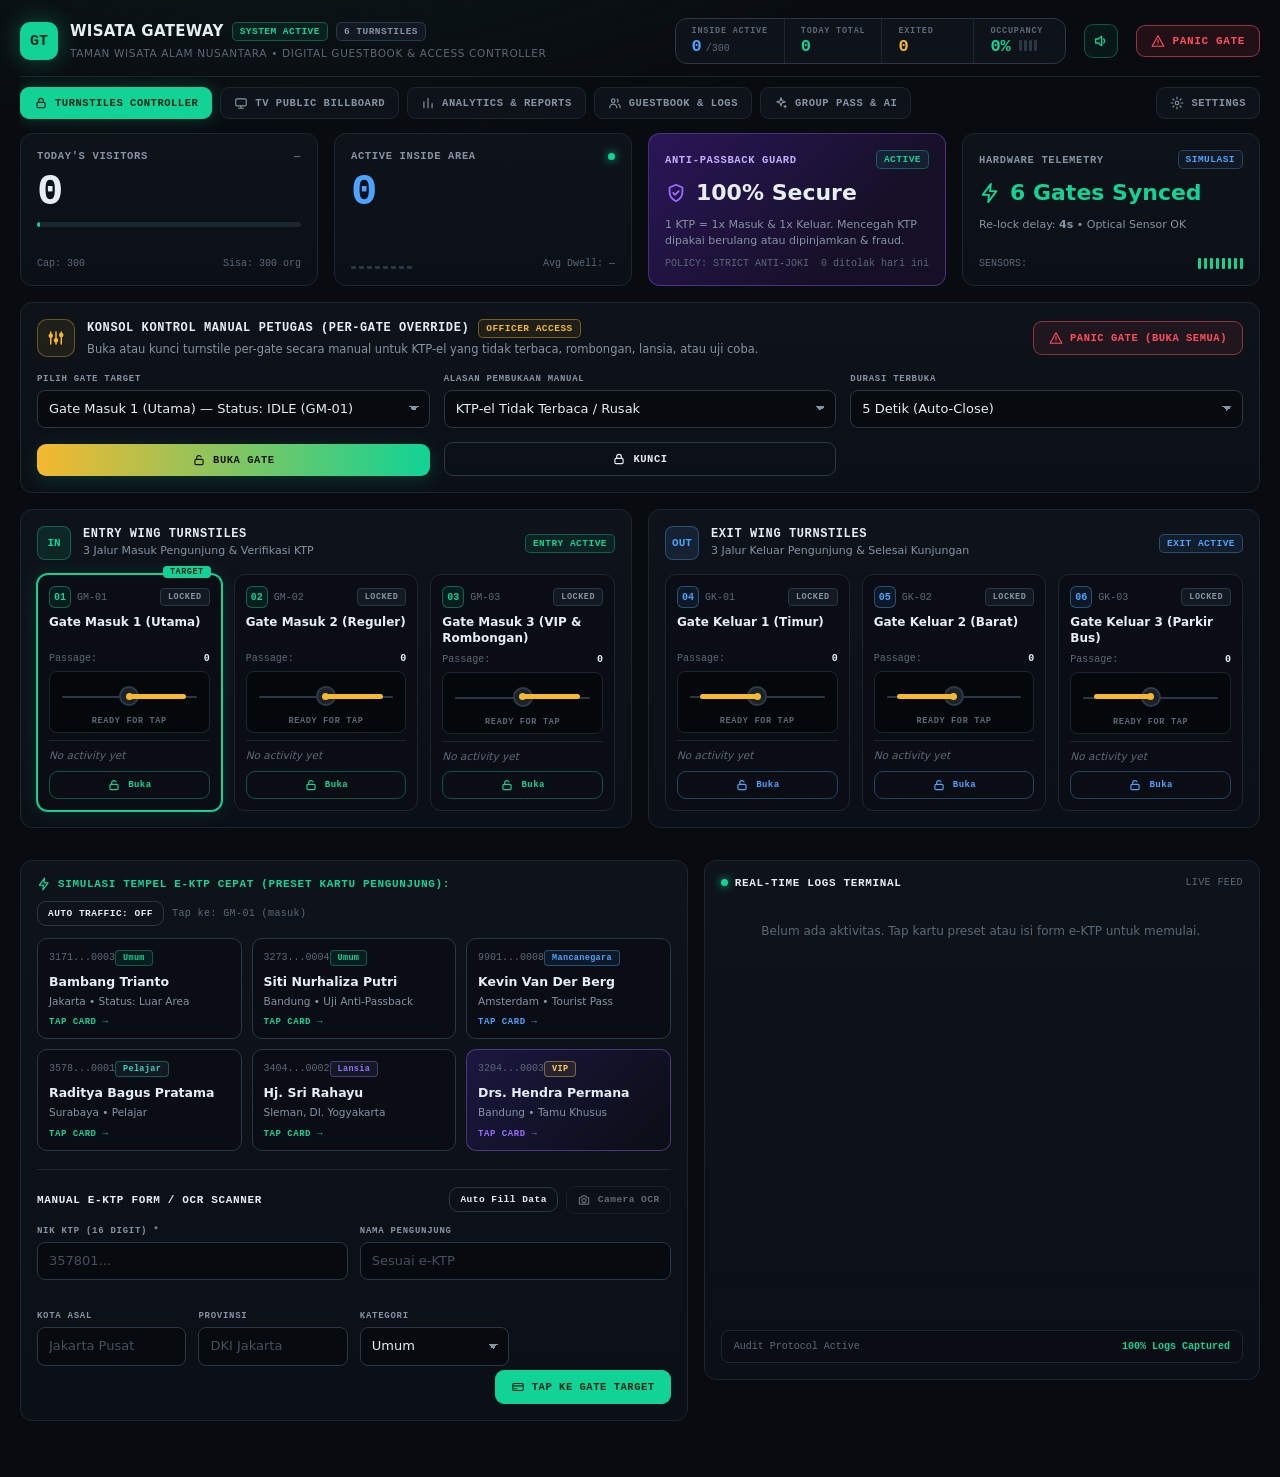
<file: index.html>
<!doctype html>
<html lang="id">
<head>
  <meta charset="utf-8">
  <meta name="viewport" content="width=device-width, initial-scale=1">
  <meta name="color-scheme" content="dark">
  <title>Wisata Gateway</title>
  <link rel="icon" href="data:image/svg+xml,%3Csvg xmlns='http://www.w3.org/2000/svg' viewBox='0 0 32 32'%3E%3Crect width='32' height='32' rx='8' fill='%2310d395'/%3E%3Ctext x='16' y='21' font-size='14' font-weight='700' text-anchor='middle' fill='%23062b1f' font-family='monospace'%3EGT%3C/text%3E%3C/svg%3E">
  <link rel="stylesheet" href="css/style.css">
</head>
<body>
  <div class="app">
    <header class="topbar">
      <div class="brand">
        <div class="logo" aria-hidden="true">GT</div>
        <div class="brand-text">
          <h1>
            <span id="parkTitle">WISATA GATEWAY</span>
            <span class="pill ok">SYSTEM ACTIVE</span>
            <span class="pill">6 TURNSTILES</span>
            <span class="pill warn" id="simPill" hidden title="Ada data demo/simulasi tersimpan. Hapus di Pengaturan.">DATA DEMO</span>
          </h1>
          <p id="parkSub"></p>
        </div>
      </div>

      <div class="hud" aria-label="Ringkasan okupansi">
        <div><span>INSIDE ACTIVE</span><b class="c-blue"><span id="hudInside">0</span><small id="hudCap">/300</small></b></div>
        <div><span>TODAY TOTAL</span><b class="c-green" id="hudToday">0</b></div>
        <div><span>EXITED</span><b class="c-amber" id="hudExited">0</b></div>
        <div><span>OCCUPANCY</span><b class="c-green"><span id="hudOcc">0%</span><i class="mini-bars" id="hudBars"></i></b></div>
      </div>

      <div class="hud-meta">
        <div><span>SERVER TIME</span><b id="clock">--.--.--</b><small>WIB</small></div>
        <div><span>SYSTEM STATUS</span><b id="sysStatus" class="sys secure">● SECURE</b></div>
      </div>

      <button class="icon-btn" id="btnSound" type="button" aria-label="Suara"></button>
      <button class="panic-btn" id="btnPanic" type="button"></button>
    </header>

    <nav class="tabs" role="tablist" aria-label="Menu utama">
      <button role="tab" data-tab="controller" class="tab on" type="button"><i data-ic="lock"></i>TURNSTILES CONTROLLER</button>
      <button role="tab" data-tab="tv" class="tab" type="button"><i data-ic="tv"></i>TV PUBLIC BILLBOARD</button>
      <button role="tab" data-tab="analytics" class="tab" type="button"><i data-ic="chart"></i>ANALYTICS &amp; REPORTS</button>
      <button role="tab" data-tab="guestbook" class="tab" type="button"><i data-ic="users"></i>GUESTBOOK &amp; LOGS</button>
      <button role="tab" data-tab="group" class="tab" type="button"><i data-ic="spark"></i>GROUP PASS &amp; AI</button>
      <button role="tab" data-tab="settings" class="tab right" type="button"><i data-ic="gear"></i>SETTINGS</button>
    </nav>

    <main>
      <!-- ===================== CONTROLLER ===================== -->
      <section id="view-controller" class="view on" role="tabpanel">
        <div class="stats" id="statCards"></div>

        <div class="card console">
          <div class="console-head">
            <div class="ic-box amber"><i data-ic="sliders"></i></div>
            <div>
              <h2>KONSOL KONTROL MANUAL PETUGAS (PER-GATE OVERRIDE) <span class="pill amber">OFFICER ACCESS</span></h2>
              <p>Buka atau kunci turnstile per-gate secara manual untuk KTP-el yang tidak terbaca, rombongan, lansia, atau uji coba.</p>
            </div>
            <button class="btn danger-outline" id="btnPanic2" type="button"><i data-ic="alert"></i><span id="panic2Label">PANIC GATE (BUKA SEMUA)</span></button>
          </div>
          <div class="console-row">
            <label class="fld"><span>PILIH GATE TARGET</span><select id="selGate"></select></label>
            <label class="fld"><span>ALASAN PEMBUKAAN MANUAL</span><select id="selReason"></select></label>
            <label class="fld"><span>DURASI TERBUKA</span>
              <select id="selDur">
                <option value="5">5 Detik (Auto-Close)</option>
                <option value="10">10 Detik (Auto-Close)</option>
                <option value="30">30 Detik (Auto-Close)</option>
                <option value="0">Tahan sampai dikunci</option>
              </select>
            </label>
            <button class="btn grad" id="btnOpen" type="button"><i data-ic="unlock"></i>BUKA GATE</button>
            <button class="btn ghost" id="btnLock" type="button"><i data-ic="lock"></i>KUNCI</button>
          </div>
        </div>

        <div class="wings">
          <div class="card wing in">
            <div class="wing-head"><span class="tag in">IN</span><div><h3>ENTRY WING TURNSTILES</h3><p>3 Jalur Masuk Pengunjung &amp; Verifikasi KTP</p></div><span class="pill ok" id="entryActive">ENTRY ACTIVE</span></div>
            <div class="gates" id="wingIn"></div>
          </div>
          <div class="card wing out">
            <div class="wing-head"><span class="tag out">OUT</span><div><h3>EXIT WING TURNSTILES</h3><p>3 Jalur Keluar Pengunjung &amp; Selesai Kunjungan</p></div><span class="pill blue" id="exitActive">EXIT ACTIVE</span></div>
            <div class="gates" id="wingOut"></div>
          </div>
        </div>

        <div class="lower">
          <div class="card">
            <div class="card-head">
              <h3 class="green"><i data-ic="zap"></i>SIMULASI TEMPEL E-KTP CEPAT (PRESET KARTU PENGUNJUNG):</h3>
              <div class="head-actions">
                <button class="btn mini ghost" id="btnAuto" type="button" aria-pressed="false">AUTO TRAFFIC: OFF</button>
                <span class="hint" id="tapHint">Click to Tap</span>
              </div>
            </div>
            <div class="presets" id="presets"></div>

            <form class="ktp-form" id="ktpForm" autocomplete="off">
              <div class="card-head">
                <h4>MANUAL E-KTP FORM / OCR SCANNER</h4>
                <div class="head-actions">
                  <button class="btn mini ghost" id="btnFill" type="button">Auto Fill Data</button>
                  <button class="btn mini ghost" type="button" disabled title="Belum tersedia: OCR butuh kamera + engine pengenal teks."><i data-ic="camera"></i>Camera OCR</button>
                </div>
              </div>
              <div class="form-grid">
                <label class="fld span2"><span>NIK KTP (16 DIGIT) *</span><input id="fNik" inputmode="numeric" maxlength="19" placeholder="357801..." required><em class="nik-hint" id="nikHint"></em></label>
                <label class="fld span2"><span>NAMA PENGUNJUNG</span><input id="fName" maxlength="80" placeholder="Sesuai e-KTP"></label>
                <label class="fld"><span>KOTA ASAL</span><input id="fCity" maxlength="60" placeholder="Jakarta Pusat"></label>
                <label class="fld"><span>PROVINSI</span><input id="fProv" maxlength="60" placeholder="DKI Jakarta"></label>
                <label class="fld"><span>KATEGORI</span><select id="fCat"></select></label>
              </div>
              <div class="form-foot"><button class="btn primary" type="submit"><i data-ic="card"></i>TAP KE GATE TARGET</button></div>
            </form>
          </div>

          <div class="card terminal-card">
            <div class="card-head"><h3><span class="live-dot"></span>REAL-TIME LOGS TERMINAL</h3><span class="hint">LIVE FEED</span></div>
            <div class="terminal" id="terminal" role="log" aria-live="polite"></div>
            <div class="terminal-foot"><span>Audit Protocol Active</span><b>100% Logs Captured</b></div>
          </div>
        </div>
      </section>

      <!-- ===================== TV ===================== -->
      <section id="view-tv" class="view" role="tabpanel">
        <div class="tv" id="tvBoard">
          <button class="btn mini ghost tv-fs" id="btnFs" type="button"><i data-ic="full"></i>LAYAR PENUH</button>
          <div class="tv-top">
            <div><div class="tv-park" id="tvPark"></div><div class="tv-date" id="tvDate"></div></div>
            <div class="tv-clock" id="tvClock">--.--</div>
          </div>
          <div class="tv-mid">
            <div class="tv-gauge">
              <svg viewBox="0 0 200 200" aria-hidden="true"><circle cx="100" cy="100" r="86" class="g-bg"/><circle cx="100" cy="100" r="86" class="g-fg" id="tvRing" transform="rotate(-90 100 100)"/></svg>
              <div class="g-center"><b id="tvPct">0%</b><span>TERISI</span></div>
            </div>
            <div class="tv-info">
              <div class="tv-status" id="tvStatus">TERSEDIA</div>
              <div class="tv-nums">
                <div><b id="tvInside">0</b><span>Pengunjung di dalam</span></div>
                <div><b id="tvFree">0</b><span>Sisa kuota</span></div>
                <div><b id="tvToday">0</b><span>Total hari ini</span></div>
              </div>
              <div class="tv-quote" id="tvQuote"></div>
            </div>
            <div class="tv-feed">
              <h4>SELAMAT DATANG</h4>
              <ul id="tvFeed"></ul>
            </div>
          </div>
          <div class="tv-ticker"><div class="tv-ticker-in" id="tvTicker"></div></div>
        </div>
      </section>

      <!-- ===================== ANALYTICS ===================== -->
      <section id="view-analytics" class="view" role="tabpanel">
        <div class="bar-actions">
          <label class="fld inline"><span>TANGGAL</span><select id="anDay"></select></label>
          <div class="spacer"></div>
          <button class="btn ghost" id="btnAnCsv" type="button"><i data-ic="download"></i>EKSPOR CSV</button>
          <button class="btn ghost" id="btnPrint" type="button"><i data-ic="print"></i>CETAK</button>
        </div>
        <div id="anBody"></div>
      </section>

      <!-- ===================== GUESTBOOK ===================== -->
      <section id="view-guestbook" class="view" role="tabpanel">
        <div class="gb-grid">
          <div class="card">
            <div class="card-head"><h3>LOG KUNJUNGAN</h3><button class="btn mini ghost" id="btnLogCsv" type="button"><i data-ic="download"></i>CSV</button></div>
            <div class="filters">
              <input id="lgQ" type="search" placeholder="Cari nama / kota / 4 digit akhir NIK…" aria-label="Cari log">
              <select id="lgDir" aria-label="Arah"><option value="">Semua arah</option><option value="IN">Masuk</option><option value="OUT">Keluar</option></select>
              <select id="lgRes" aria-label="Hasil"><option value="">Semua hasil</option><option value="OK">Diizinkan</option><option value="DENIED">Ditolak</option><option value="MANUAL">Manual</option></select>
              <select id="lgGate" aria-label="Gate"><option value="">Semua gate</option></select>
            </div>
            <div class="table-wrap"><table class="tbl" id="lgTable"></table></div>
            <div class="tbl-foot"><span id="lgCount"></span><button class="btn mini ghost" id="lgMore" type="button">Muat lebih banyak</button></div>
          </div>

          <div class="card">
            <div class="card-head"><h3>BUKU TAMU DIGITAL</h3></div>
            <form id="gbForm" class="gb-form" autocomplete="off">
              <input id="gbName" maxlength="60" placeholder="Nama (opsional)" aria-label="Nama">
              <textarea id="gbText" maxlength="400" rows="3" placeholder="Tulis kesan & pesan Anda…" required aria-label="Pesan"></textarea>
              <div class="gb-row">
                <div class="stars" id="gbStars" role="radiogroup" aria-label="Penilaian"></div>
                <button class="btn primary" type="submit">KIRIM</button>
              </div>
            </form>
            <div class="gb-list" id="gbList"></div>
          </div>
        </div>
      </section>

      <!-- ===================== GROUP + INSIGHTS ===================== -->
      <section id="view-group" class="view" role="tabpanel">
        <div class="gp-grid">
          <div>
            <div class="card">
              <div class="card-head"><h3>DAFTAR GROUP PASS</h3><span class="hint">1 tap = seluruh rombongan</span></div>
              <form id="gpForm" class="form-grid" autocomplete="off">
                <label class="fld span2"><span>NAMA ROMBONGAN *</span><input id="gpName" maxlength="80" required placeholder="SMPN 2 Bandung"></label>
                <label class="fld span2"><span>PENANGGUNG JAWAB</span><input id="gpLeader" maxlength="80" placeholder="Nama ketua rombongan"></label>
                <label class="fld"><span>JUMLAH ORANG *</span><input id="gpSize" type="number" min="2" max="500" value="20" required></label>
                <label class="fld"><span>KOTA ASAL</span><input id="gpCity" maxlength="60" placeholder="Bandung"></label>
                <label class="fld"><span>KATEGORI</span><select id="gpCat"></select></label>
                <div class="fld form-foot"><button class="btn primary" type="submit">DAFTARKAN</button></div>
              </form>
            </div>
            <div class="card">
              <div class="card-head"><h3>ROMBONGAN HARI INI</h3><span class="hint" id="gpHint"></span></div>
              <div id="gpList"></div>
            </div>
          </div>
          <div class="card insights">
            <div class="card-head"><h3 class="purple"><i data-ic="spark"></i>SMART INSIGHTS</h3><span class="pill">RULE-BASED • LOKAL</span></div>
            <p class="note">Analisis otomatis dari data akses hari ini. Ini mesin aturan sederhana yang berjalan di browser — bukan model AI/LLM dan tidak mengirim data ke mana pun.</p>
            <div id="insights"></div>
          </div>
        </div>
      </section>

      <!-- ===================== SETTINGS ===================== -->
      <section id="view-settings" class="view" role="tabpanel">
        <div class="set-grid">
          <div class="card">
            <div class="card-head"><h3>UMUM &amp; KEAMANAN</h3></div>
            <div class="form-grid">
              <label class="fld span4"><span>NAMA SISTEM</span><input id="sName" maxlength="60"></label>
              <label class="fld span4"><span>SUBJUDUL / LOKASI</span><input id="sSub" maxlength="160"></label>
              <label class="fld span2"><span>KAPASITAS MAKSIMUM (ORANG)</span><input id="sCap" type="number" min="1" max="100000"></label>
              <label class="fld span2"><span>RE-LOCK DELAY (DETIK)</span><input id="sRelock" type="number" min="1" max="30"></label>
              <label class="check span2"><input id="sAp" type="checkbox"><span>Anti-Passback (1 KTP = 1 masuk &amp; 1 keluar)</span></label>
              <label class="check span2"><input id="sSound" type="checkbox"><span>Suara notifikasi gate</span></label>
            </div>
          </div>
          <div class="card">
            <div class="card-head"><h3>NAMA GATE</h3></div>
            <div class="form-grid" id="sGates"></div>
          </div>
          <div class="card">
            <div class="card-head"><h3>TARIF MASUK PER KATEGORI (OPSIONAL)</h3></div>
            <div class="form-grid" id="sPrices"></div>
            <p class="note">Akses memakai KTP-el. Biarkan 0 jika masuk gratis. Jika diisi, laporan menampilkan estimasi pendapatan (hanya perkiraan dari jumlah pengunjung, bukan data kasir).</p>
          </div>
          <div class="card">
            <div class="card-head"><h3>PENGUMUMAN TV (1 BARIS = 1 PESAN)</h3></div>
            <textarea id="sAnn" rows="6" class="area"></textarea>
          </div>
          <div class="card span-all">
            <div class="card-head"><h3>DATA &amp; PEMELIHARAAN</h3></div>
            <div class="btn-row">
              <button class="btn ghost" id="btnDemo" type="button">Isi Data Demo</button>
              <button class="btn ghost" id="btnClearSim" type="button">Hapus Data Demo/Simulasi</button>
              <button class="btn ghost" id="btnBackup" type="button"><i data-ic="download"></i>Backup JSON</button>
              <label class="btn ghost file-btn">Restore JSON<input id="fileRestore" type="file" accept="application/json,.json" hidden></label>
              <button class="btn danger-outline" id="btnResetToday" type="button">Reset Hari Ini</button>
              <button class="btn danger-outline" id="btnFactory" type="button">Reset Total</button>
            </div>
            <p class="note"><b>Mode simulator.</b> Aplikasi ini memodelkan turnstile di layar — belum terhubung ke perangkat keras. Data disimpan di browser perangkat ini (localStorage), maksimal 8.000 catatan akses terakhir. NIK adalah data pribadi: tampilan dan CSV selalu menyamarkan NIK, tetapi file Backup JSON berisi NIK lengkap — simpan dengan aman.</p>
          </div>
        </div>
      </section>
    </main>
  </div>

  <div id="toasts" aria-live="assertive"></div>
  <dialog id="dlg">
    <form method="dialog">
      <h3 id="dlgTitle"></h3>
      <p id="dlgBody"></p>
      <div class="btn-row end"><button class="btn ghost" value="cancel">Batal</button><button class="btn primary" value="ok" id="dlgOk">Ya</button></div>
    </form>
  </dialog>

  <script src="js/core.js"></script>
  <script src="js/ui.js"></script>
  <script src="js/tabs.js"></script>
  <script src="js/main.js"></script>
</body>
</html>
</file>
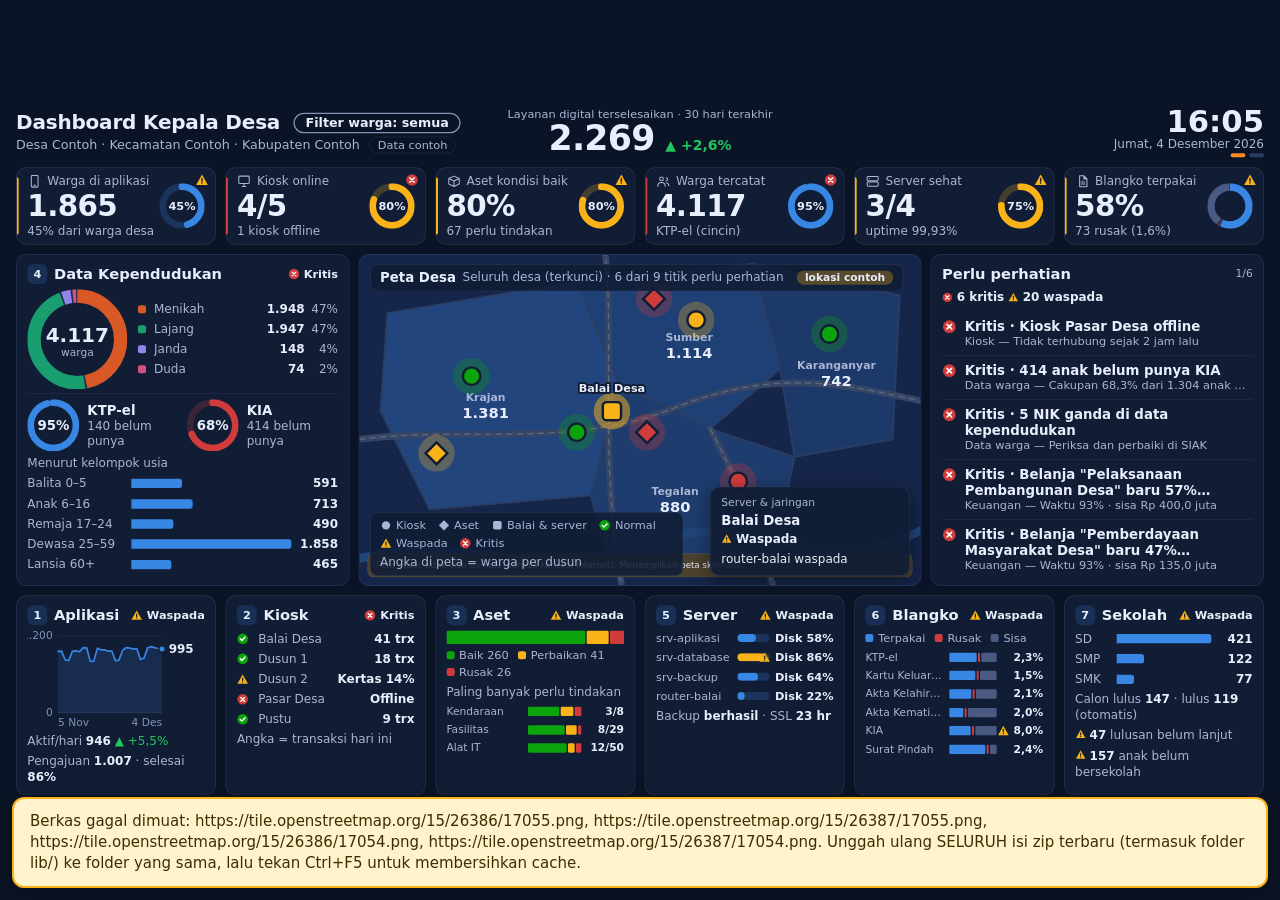
<file: tv.html>
<!doctype html>
<html lang="id" data-theme="dark">
<head>
<meta charset="utf-8">
<meta name="viewport" content="width=device-width, initial-scale=1">
<title>Dashboard Kepala Desa (Tampilan TV)</title>
<meta name="referrer" content="strict-origin-when-cross-origin">
<script>
/* Pemeriksa pemasangan: tampilkan pesan yang jelas (bukan layar kosong) bila berkas hilang, versinya tidak sama, atau skrip error. */
window.__expect = ["config.js", "data.js", "warga.js", "sekolah.js", "keuangan.js", "bansos.js", "shared.js", "pengaturan.js", "ui.js", "map.js", "tv.js"];
(function () {
  var miss = [], errs = [];
  function note(m) { if (m && !/ResizeObserver/.test(m) && errs.indexOf(m) < 0) errs.push(m); }
  addEventListener('error', function (e) {
    var t = e.target;
    if (t && t !== window && t.getAttribute && (t.getAttribute('src') || t.getAttribute('href'))) miss.push((t.getAttribute('src') || t.getAttribute('href')).split('?')[0]);
    else note(e.message);
  }, true);
  addEventListener('unhandledrejection', function (e) { note(e.reason && e.reason.message ? e.reason.message : String(e.reason)); });
  function show() {
    var v = window.__ver || {}, vs = {}, bad = [];
    (window.__expect || []).forEach(function (f) { if (miss.indexOf(f) < 0) { if (!v[f]) bad.push(f + ' (lama / tidak berversi)'); else vs[v[f]] = 1; } });
    var distinct = Object.keys(vs);
    if (distinct.length > 1) bad.push('versi campur: ' + distinct.join(' & '));
    var old = document.getElementById('cek-pasang'); if (old) old.remove();
    if (!miss.length && !errs.length && !bad.length) return;
    var b = document.createElement('div');
    b.id = 'cek-pasang'; b.setAttribute('role', 'alert');
    b.style.cssText = 'position:fixed;left:12px;right:12px;bottom:12px;z-index:99999;padding:12px 16px;border-radius:12px;background:#fff3cd;color:#3b2f00;border:2px solid #fab219;font:15px/1.4 system-ui,sans-serif;box-shadow:0 6px 24px rgba(0,0,0,.3)';
    b.textContent = (miss.length ? 'Berkas gagal dimuat: ' + miss.join(', ') + '. ' : '') + (bad.length ? 'Berkas tidak cocok: ' + bad.join(', ') + '. ' : '') + (errs.length ? 'Galat: ' + errs[0] + '. ' : '') +
      'Unggah ulang SELURUH isi zip terbaru (termasuk folder lib/) ke folder yang sama, lalu tekan Ctrl+F5 untuk membersihkan cache.';
    document.body.appendChild(b);
  }
  addEventListener('load', function () { setTimeout(show, 600); setTimeout(show, 3500); });
})();
</script>
<link rel="stylesheet" href="lib/leaflet/leaflet.css">
<link rel="stylesheet" href="theme.css?v=2026-10-28.2">
<style>
  * { box-sizing: border-box; }
  html, body { height: 100%; margin: 0; overflow: hidden; background: var(--page); }
  body { font: 18px/1.35 system-ui, -apple-system, "Segoe UI", sans-serif; color: var(--ink); }
  body.idle { cursor: none; }
  h1, h2, p { margin: 0; }
  button { font: inherit; color: inherit; }

  /* Panggung tetap 1920x1080, diskalakan agar pas di layar mana pun (pinggiran kosong bila bukan 16:9). */
  #stage {
    position: absolute; left: 0; top: 0; width: 1920px; height: 1080px; transform-origin: 0 0;
    padding: 22px 24px;
  }
  .col { height: 100%; display: grid; grid-template-rows: 80px 116px minmax(0, 1fr) 300px; gap: 14px; min-height: 0; min-width: 0; }

  /* ---------- header ---------- */
  .head { display: grid; grid-template-columns: 1fr auto 1fr; align-items: center; gap: 24px; min-width: 0; }
  .brand h1 { font-size: 30px; font-weight: 700; letter-spacing: -0.01em; white-space: nowrap; }
  .brand p { font-size: 19px; color: var(--ink2); white-space: nowrap; }
  .demo { display: inline-block; margin-left: 8px; padding: 0 12px; border: 1px solid var(--border); border-radius: 999px; font-size: 17px; color: var(--ink2); }
  .flt { font-size: 19px; font-weight: 600; margin-left: 10px; padding: 1px 16px; border-radius: 999px; border: 2px solid var(--fc, var(--muted)); background: transparent; cursor: pointer; vertical-align: 3px; }
  .flt:focus-visible { outline: 3px solid var(--s1); outline-offset: 2px; }
  .hero { text-align: center; }
  .hero .h-label { font-size: 17px; line-height: 1.2; color: var(--ink2); }
  .hero .h-row { display: flex; align-items: baseline; justify-content: center; gap: 16px; }
  .hero .h-val { font-size: 52px; line-height: 1; font-weight: 700; letter-spacing: -0.02em; }
  .hero .h-delta { font-size: 21px; font-weight: 600; }
  .clock { text-align: right; }
  .clock .c-time { font-size: 46px; line-height: 1.05; font-weight: 700; }
  .clock .c-date { font-size: 18px; color: var(--ink2); line-height: 1.15; }

  /* ---------- KPI ---------- */
  .kpis { display: grid; grid-template-columns: repeat(6, minmax(0, 1fr)); gap: 14px; min-height: 0; }
  .kpis .kpi-card { padding: 12px 16px; gap: 6px; }
  .kpis .kpi-card .k-top { font-size: 18px; white-space: nowrap; }
  .kpis .kpi-card .k-top svg { width: 22px; height: 22px; }
  .kpis .kpi-card .k-val { font-size: 44px; }
  .kpis .kpi-card .k-sub { font-size: 18px; }
  .kpis .kpi-card .k-st .ico { width: 20px; height: 20px; }

  /* ---------- panel ---------- */
  .main { display: grid; grid-template-columns: 500px minmax(0, 1fr) 500px; gap: 14px; min-height: 0; }
  .bottom { display: grid; grid-template-columns: repeat(6, minmax(0, 1fr)); gap: 14px; min-height: 0; }
  .panel { background: var(--surface); border: 1px solid var(--border); border-radius: var(--radius); padding: 14px 16px; display: flex; flex-direction: column; gap: 8px; min-height: 0; min-width: 0; overflow: hidden; }
  .ph { display: flex; align-items: center; gap: 10px; min-height: 30px; }
  .ph .num { flex: none; width: 30px; height: 30px; border-radius: 9px; display: grid; place-items: center; font-weight: 700; font-size: 17px; background: color-mix(in srgb, var(--s1) 18%, var(--surface)); }
  .ph h2 { font-size: 22px; font-weight: 700; flex: 1; white-space: nowrap; overflow: hidden; text-overflow: ellipsis; }
  .ph .pill { font-size: 17px; }
  .ph .pill .ico { width: 18px; height: 18px; }
  .ph .pg { font-size: 16px; color: var(--ink2); }
  .sub { font-size: 18px; color: var(--ink2); }
  .sub b { color: var(--ink); font-weight: 600; }
  .body { flex: 1; min-height: 0; display: flex; flex-direction: column; gap: 6px; }

  .rowline { display: grid; align-items: center; gap: 10px; font-size: 18px; }
  .rowline .n { color: var(--ink2); white-space: nowrap; overflow: hidden; text-overflow: ellipsis; }
  .rowline .v { font-weight: 600; white-space: nowrap; text-align: right; display: inline-flex; justify-content: flex-end; align-items: center; gap: 6px; }
  .rowline .ico { width: 18px; height: 18px; }
  .bar { display: flex; gap: 2px; height: 14px; min-width: 0; }
  .bar .seg { min-width: 3px; border-radius: 2px; }
  .hfill { height: 14px; border-radius: 0 4px 4px 0; min-width: 3px; }
  .meter { height: 12px; border-radius: 6px; background: color-mix(in srgb, var(--fillc) 22%, var(--surface)); overflow: hidden; }
  .meter i { display: block; height: 100%; border-radius: 6px; background: var(--fillc); }
  .legend { display: flex; flex-wrap: wrap; gap: 2px 14px; font-size: 17px; color: var(--ink2); }
  .legend span { display: inline-flex; align-items: center; gap: 7px; }
  .legend i { width: 12px; height: 12px; border-radius: 3px; flex: none; }
  .chart { flex: 1; min-height: 0; }
  .chart svg { display: block; }
  .tick { fill: var(--muted); font-size: 16px; }
  .grid-l { stroke: var(--grid); stroke-width: 1; }
  .axis-l { stroke: var(--axis); stroke-width: 1; }
  .endlabel { fill: var(--ink); font-size: 18px; font-weight: 700; }

  /* kependudukan */
  .siak-top { display: flex; align-items: center; gap: 16px; }
  .siak-leg { flex: 1; min-width: 0; display: flex; flex-direction: column; gap: 6px; }
  .siak-leg .rowline { grid-template-columns: 14px 1fr auto auto; }
  .siak-leg .rowline i { width: 12px; height: 12px; border-radius: 3px; }
  .siak-leg .pc { color: var(--ink2); font-weight: 500; min-width: 40px; }
  .rings { display: grid; grid-template-columns: 1fr 1fr; gap: 12px; border-top: 1px solid var(--grid); padding-top: 8px; }
  .ringbox { display: flex; align-items: center; gap: 12px; }
  .ringbox .t { font-size: 18px; color: var(--ink2); line-height: 1.25; }
  .ringbox .t b { display: block; font-size: 20px; color: var(--ink); }

  /* peta */
  .panel.map { padding: 0; position: relative; background: var(--surface2); }
  .map-svg { position: absolute; inset: 0; }
  .map-demo { margin-left: 10px; padding: 0 12px; border-radius: 999px; font-size: 16px; font-weight: 600; background: color-mix(in srgb, var(--warn) 30%, var(--surface)); }
  .map-title { z-index: 5; position: absolute; left: 16px; top: 14px; display: flex; align-items: center; gap: 10px; padding: 6px 14px; border-radius: 12px; background: color-mix(in srgb, var(--surface) 88%, transparent); border: 1px solid var(--border); font-weight: 700; font-size: 20px; }
  .map-title .sub { font-weight: 400; }
  .map-leg { z-index: 5; position: absolute; left: 16px; bottom: 14px; max-width: 470px; padding: 8px 14px; border-radius: 12px; background: color-mix(in srgb, var(--surface) 88%, transparent); border: 1px solid var(--border); }
  .map-leg .map-legend { font-size: 17px; gap: 4px 18px; }
  .map-leg .map-legend svg { width: 18px; height: 18px; }
  .map-info { z-index: 5; position: absolute; right: 16px; bottom: 14px; width: 300px; padding: 12px 16px; border-radius: 14px; background: color-mix(in srgb, var(--surface) 92%, transparent); border: 1px solid var(--border); box-shadow: var(--shadow); display: flex; flex-direction: column; gap: 4px; }
  .map-info .t { font-size: 20px; font-weight: 700; line-height: 1.2; }
  .map-info .tp { font-size: 16px; color: var(--ink2); }
  .map-info .d { font-size: 18px; }


  /* layar 2 (keuangan & bantuan sosial) */
  .col { transition: opacity .45s; }
  .col.fade { opacity: 0; }
  .col.s2 { grid-template-rows: 80px 116px minmax(0, 1fr); }
  .col.s2 .bottom { display: none; }
  .col.s2 .main { grid-template-columns: minmax(0, 1fr) minmax(0, 1fr) 500px; }
  .dots { display: flex; gap: 6px; justify-content: flex-end; height: 6px; margin-top: 3px; }
  .dots i { width: 22px; height: 6px; border-radius: 3px; background: var(--axis); }
  .dots i.on { background: var(--accent); }
  .col.s2 .panel .body { gap: 16px; }
  .col.s2 .prow { font-size: 21px; }
  .col.s2 .prow .v .ico { width: 20px; height: 20px; }
  .col.s2 .ptrack { height: 20px; border-radius: 10px; }
  .col.s2 .ptrack i { border-radius: 10px; }
  .col.s2 .pmark { top: -5px; bottom: -5px; }
  .col.s2 .sub { font-size: 20px; }
  .col.s2 .rowline { font-size: 21px; }
  .col.s2 .hfill { height: 18px; }
  .prow { display: grid; grid-template-columns: var(--pl, 350px) 1fr 70px; gap: 12px; align-items: center; font-size: 18px; }
  .prow .n { color: var(--ink2); white-space: nowrap; overflow: hidden; text-overflow: ellipsis; }
  .prow .v { font-weight: 600; text-align: right; display: inline-flex; justify-content: flex-end; align-items: center; gap: 6px; white-space: nowrap; }
  .prow .v .ico { width: 18px; height: 18px; }
  .ptrack { position: relative; height: 14px; border-radius: 7px; background: color-mix(in srgb, var(--fillc) 22%, var(--surface)); }
  .ptrack i { display: block; height: 100%; border-radius: 7px; background: var(--fillc); }
  .pmark { position: absolute; top: -4px; bottom: -4px; width: 3px; border-radius: 1px; background: var(--ink); }
  .pmark-key { display: inline-block; width: 3px; height: 14px; background: var(--ink); vertical-align: -2px; }

  /* peringatan */
  .alert-list { display: flex; flex-direction: column; gap: 0; transition: opacity .35s; }
  .alert-list.fade { opacity: 0; }
  .a-item { display: grid; grid-template-columns: 22px 1fr; gap: 12px; padding: 9px 0; border-top: 1px solid var(--grid); align-items: start; }
  .a-item:first-child { border-top: 0; }
  .a-item .ico { width: 22px; height: 22px; margin-top: 2px; }
  .a-item .a-title { font-size: 20px; font-weight: 600; line-height: 1.2; overflow: hidden; display: -webkit-box; -webkit-line-clamp: 2; -webkit-box-orient: vertical; }
  .a-item .a-detail { font-size: 17px; color: var(--ink2); white-space: nowrap; overflow: hidden; text-overflow: ellipsis; }
  .t-ok { display: flex; align-items: center; gap: 14px; padding: 16px 0; font-size: 22px; }
  .t-ok .ico { width: 30px; height: 30px; }
</style>
</head>
<body class="tv">
<div id="stage">
  <div class="col">
    <header class="head">
      <div class="brand">
        <h1>Dashboard Kepala Desa <button type="button" class="flt" id="flt" title="Filter data warga (panel Data Kependudukan). Klik atau tombol panah kiri/kanan untuk ganti status perkawinan"></button></h1>
        <p><span id="desa"></span> <span class="demo" id="demo" hidden>Data contoh</span></p>
      </div>
      <div class="hero" id="hero"></div>
      <div class="clock"><div class="c-time" id="time"></div><div class="c-date" id="date"></div><div class="dots" id="dots" aria-hidden="true"></div></div>
    </header>
    <section class="kpis" id="kpis" aria-label="Ringkasan"></section>
    <section class="main" id="main"></section>
    <section class="bottom" id="bottom"></section>
  </div>
</div>

<script src="config.js?v=2026-10-28.2"></script>
<script src="data.js?v=2026-10-28.2"></script>
<script src="warga.js?v=2026-10-28.2"></script>
<script src="sekolah.js?v=2026-10-28.2"></script>
<script src="keuangan.js?v=2026-10-28.2"></script>
<script src="bansos.js?v=2026-10-28.2"></script>
<script src="shared.js?v=2026-10-28.2"></script>
<script src="pengaturan.js?v=2026-10-28.2"></script>
<script src="lib/leaflet/leaflet.js"></script>
<script src="ui.js?v=2026-10-28.2"></script>
<script src="map.js?v=2026-10-28.2"></script>
<script src="tv.js?v=2026-10-28.2"></script>
</body>
</html>
</file>
<file: css/style.css>
:root {
  color-scheme: dark;
  --bg: #080b10;
  --panel: #0e131a;
  --panel-2: #121923;
  --line: #1c2631;
  --line-2: #2a3745;
  --text: #e6edf3;
  --muted: #8593a3;
  --dim: #5b6877;
  --green: #10d395;
  --green-d: #0a9f70;
  --blue: #4da3ff;
  --amber: #f5b82e;
  --red: #ff4d5e;
  --purple: #9b6dff;
  --gold: #ffd24d;
  --teal: #2dd4bf;
  --mono: ui-monospace, SFMono-Regular, "JetBrains Mono", Menlo, Consolas, "Liberation Mono", monospace;
  --sans: ui-sans-serif, system-ui, -apple-system, "Segoe UI", Roboto, "Helvetica Neue", Arial, sans-serif;
  --r: 12px;
}

* { box-sizing: border-box; }
html { background: var(--bg); }
body { margin: 0; background: radial-gradient(1200px 500px at 20% -10%, #0d1a1a 0%, transparent 60%), var(--bg); color: var(--text); font: 13px/1.45 var(--sans); -webkit-font-smoothing: antialiased; }
button, input, select, textarea { font: inherit; color: inherit; }
h1, h2, h3, h4, p { margin: 0; }
b { font-weight: 650; }
.mono { font-family: var(--mono); }
.dim { color: var(--dim); }
.c-green { color: var(--green); } .c-blue { color: var(--blue); } .c-amber { color: var(--amber); } .c-red { color: var(--red); } .c-gold { color: var(--gold); }
.ic { width: 14px; height: 14px; flex: none; }
[hidden] { display: none !important; }
:focus-visible { outline: 2px solid var(--green); outline-offset: 2px; }

.app { max-width: 1480px; margin: 0 auto; padding: 14px 20px 40px; }

/* ---------- top bar ---------- */
.topbar { display: flex; align-items: center; gap: 18px; flex-wrap: wrap; padding: 4px 0 12px; }
.brand { display: flex; align-items: center; gap: 12px; flex: 1 1 380px; min-width: 0; }
.logo { width: 38px; height: 38px; border-radius: 10px; display: grid; place-items: center; background: var(--green); color: #05281d; font: 800 15px var(--mono); box-shadow: 0 0 22px rgba(16, 211, 149, .35); flex: none; }
.brand h1 { font-size: 15px; letter-spacing: .02em; display: flex; align-items: center; gap: 8px; flex-wrap: wrap; }
.brand p { color: var(--dim); font-size: 10.5px; letter-spacing: .06em; margin-top: 3px; text-transform: uppercase; }

.pill { font: 600 9.5px var(--mono); letter-spacing: .05em; padding: 3px 7px; border-radius: 5px; border: 1px solid var(--line-2); color: var(--muted); background: var(--panel-2); white-space: nowrap; }
.pill.ok { color: var(--green); border-color: rgba(16, 211, 149, .35); background: rgba(16, 211, 149, .08); }
.pill.blue { color: var(--blue); border-color: rgba(77, 163, 255, .35); background: rgba(77, 163, 255, .08); }
.pill.amber, .pill.warn { color: var(--amber); border-color: rgba(245, 184, 46, .4); background: rgba(245, 184, 46, .08); }
.pill.sim { color: var(--blue); border-color: rgba(77, 163, 255, .3); }

.hud { display: flex; border: 1px solid var(--line-2); border-radius: 12px; background: var(--panel); }
.hud > div { padding: 7px 16px; border-left: 1px solid var(--line); min-width: 92px; }
.hud > div:first-child { border-left: 0; }
.hud > div > span, .hud-meta span { display: block; font: 600 8.5px var(--mono); letter-spacing: .09em; color: var(--dim); }
.hud b { font: 700 17px var(--mono); display: flex; align-items: baseline; gap: 4px; margin-top: 1px; }
.hud small { font: 500 10px var(--mono); color: var(--dim); }
.mini-bars { display: inline-flex; gap: 2px; align-items: flex-end; margin-left: 4px; }
.mini-bars u, .sensors u { display: block; width: 3px; height: 11px; background: var(--line-2); border-radius: 1px; text-decoration: none; }
.mini-bars u.on, .sensors u.on { background: var(--green); }
.hud-meta { display: flex; gap: 22px; padding-left: 16px; border-left: 1px solid var(--line); }
.hud-meta b { font: 700 13px var(--mono); display: block; margin-top: 2px; }
.hud-meta small { font: 500 9px var(--mono); color: var(--dim); margin-left: 4px; }
.sys.secure { color: var(--green); } .sys.full { color: var(--amber); } .sys.panic { color: var(--red); animation: blink 1s steps(2) infinite; }
@keyframes blink { 50% { opacity: .35; } }

.icon-btn { width: 34px; height: 34px; display: grid; place-items: center; border: 1px solid rgba(16, 211, 149, .35); background: rgba(16, 211, 149, .06); color: var(--green); border-radius: 9px; cursor: pointer; }
.icon-btn .ic { width: 16px; height: 16px; }
.panic-btn { display: inline-flex; align-items: center; gap: 7px; padding: 8px 14px; border-radius: 9px; border: 1px solid rgba(255, 77, 94, .55); background: rgba(255, 77, 94, .1); color: var(--red); font: 700 11px var(--mono); letter-spacing: .06em; cursor: pointer; }
.panic-btn:hover { background: rgba(255, 77, 94, .2); }
.panic-btn.active { background: var(--red); color: #fff; animation: blink 1.2s steps(2) infinite; }

/* ---------- tabs ---------- */
.tabs { display: flex; gap: 8px; border-top: 1px solid var(--line); padding: 10px 0 14px; overflow-x: auto; scrollbar-width: none; }
.tabs::-webkit-scrollbar { display: none; }
.tab { display: inline-flex; align-items: center; gap: 7px; padding: 8px 13px; border-radius: 9px; border: 1px solid var(--line); background: var(--panel); color: var(--muted); font: 700 10.5px var(--mono); letter-spacing: .05em; cursor: pointer; white-space: nowrap; }
.tab:hover { color: var(--text); border-color: var(--line-2); }
.tab.on { background: var(--green); border-color: var(--green); color: #04261b; box-shadow: 0 0 18px rgba(16, 211, 149, .25); }
.tab.right { margin-left: auto; }

.view { display: none; }
.view.on { display: block; animation: fade .25s ease; }
@keyframes fade { from { opacity: 0; transform: translateY(4px); } }

/* ---------- cards / buttons / forms ---------- */
.card { background: linear-gradient(180deg, var(--panel) 0%, #0b1017 100%); border: 1px solid var(--line); border-radius: var(--r); padding: 16px; margin-bottom: 16px; }
.card-head { display: flex; align-items: center; justify-content: space-between; gap: 10px; margin-bottom: 12px; flex-wrap: wrap; }
.card-head h3, .card-head h4 { font: 700 11px var(--mono); letter-spacing: .06em; color: var(--text); display: flex; align-items: center; gap: 7px; }
.card-head h3.green { color: var(--green); } .card-head h3.purple { color: var(--purple); }
.head-actions { display: flex; align-items: center; gap: 8px; }
.hint { font: 500 10px var(--mono); color: var(--dim); letter-spacing: .04em; }
.note { color: var(--muted); font-size: 11.5px; margin-top: 10px; line-height: 1.55; }
.empty { color: var(--dim); text-align: center; padding: 22px 10px; font-size: 12px; }
.empty-card { text-align: center; padding: 34px 16px; } .empty-card p { color: var(--muted); margin: 6px 0 14px; }

.btn { display: inline-flex; align-items: center; justify-content: center; gap: 7px; padding: 9px 15px; border-radius: 9px; border: 1px solid var(--line-2); background: var(--panel-2); color: var(--text); font: 700 10.5px var(--mono); letter-spacing: .05em; cursor: pointer; white-space: nowrap; }
.btn:hover:not(:disabled) { border-color: #3a4b5d; background: #17202b; }
.btn:disabled { opacity: .4; cursor: not-allowed; }
.btn.primary { background: var(--green); border-color: var(--green); color: #04261b; }
.btn.primary:hover:not(:disabled) { background: #29e3a8; }
.btn.grad { background: linear-gradient(90deg, #f5b82e, #10d395); border: 0; color: #1a1500; box-shadow: 0 4px 18px rgba(16, 211, 149, .18); }
.btn.grad:hover { filter: brightness(1.08); }
.btn.ghost { background: transparent; }
.btn.danger { background: var(--red); border-color: var(--red); color: #fff; }
.btn.danger-outline { background: rgba(255, 77, 94, .08); border-color: rgba(255, 77, 94, .5); color: var(--red); }
.btn.danger-outline:hover { background: rgba(255, 77, 94, .18); }
.btn.danger-outline.active { background: var(--red); color: #fff; }
.btn.mini { padding: 6px 10px; font-size: 9.5px; }
.btn-row { display: flex; gap: 10px; flex-wrap: wrap; } .btn-row.end { justify-content: flex-end; margin-top: 16px; }

.fld { display: flex; flex-direction: column; gap: 6px; min-width: 0; }
.fld > span, .fld.inline > span { font: 600 9px var(--mono); letter-spacing: .08em; color: var(--muted); }
.fld.inline { flex-direction: row; align-items: center; gap: 10px; }
input, select, textarea { background: #070a0e; border: 1px solid var(--line-2); border-radius: 8px; padding: 9px 11px; width: 100%; min-width: 0; color: var(--text); }
input::placeholder, textarea::placeholder { color: #44505e; }
input:focus, select:focus, textarea:focus { outline: none; border-color: var(--green); box-shadow: 0 0 0 3px rgba(16, 211, 149, .12); }
select { appearance: none; background-image: linear-gradient(45deg, transparent 50%, var(--muted) 50%), linear-gradient(135deg, var(--muted) 50%, transparent 50%); background-position: calc(100% - 15px) 50%, calc(100% - 10px) 50%; background-size: 5px 5px; background-repeat: no-repeat; padding-right: 28px; }
textarea { resize: vertical; }
.check { display: flex; align-items: center; gap: 9px; cursor: pointer; } .check input { width: 16px; height: 16px; accent-color: var(--green); }
.form-grid { display: grid; grid-template-columns: repeat(4, 1fr); gap: 12px; } .span2 { grid-column: span 2; } .span4 { grid-column: span 4; }
.form-foot { display: flex; justify-content: flex-end; align-items: flex-end; margin-top: 4px; }
.nik-hint { font: 500 10px var(--mono); color: var(--dim); font-style: normal; min-height: 13px; } .nik-hint.good { color: var(--green); } .nik-hint.bad { color: var(--red); }

/* ---------- controller: stats ---------- */
.stats { display: grid; grid-template-columns: repeat(4, 1fr); gap: 16px; margin-bottom: 16px; }
.stat { margin: 0; display: flex; flex-direction: column; gap: 8px; min-height: 142px; }
.stat-h { display: flex; justify-content: space-between; align-items: center; font: 700 10.5px var(--mono); letter-spacing: .06em; color: var(--muted); }
.stat .big { font-size: 44px; font-weight: 800; line-height: 1; }
.delta { font: 700 10.5px var(--mono); color: var(--dim); } .delta.up { color: var(--green); } .delta.down { color: var(--red); }
.progress { height: 5px; border-radius: 3px; background: var(--line); overflow: hidden; } .progress i { display: block; height: 100%; background: var(--green); border-radius: 3px; transition: width .5s; min-width: 3px; }
.stat-f { display: flex; justify-content: space-between; align-items: flex-end; margin-top: auto; font: 500 10px var(--mono); color: var(--dim); gap: 8px; }
.spark { display: flex; gap: 3px; align-items: flex-end; height: 26px; } .spark u { display: block; width: 5px; background: var(--line-2); border-radius: 1px; } .spark u.on { background: var(--blue); }
.live-dot { display: inline-block; width: 7px; height: 7px; border-radius: 50%; background: var(--green); box-shadow: 0 0 8px var(--green); animation: blink 1.6s infinite; }
.stat.purple { background: linear-gradient(135deg, #2a1658 0%, #161027 70%); border-color: rgba(155, 109, 255, .35); }
.stat.purple .stat-h { color: #c4adff; }
.ap-title { display: flex; align-items: center; gap: 9px; font-size: 22px; } .ap-title .ic { width: 22px; height: 22px; color: var(--purple); } .ap-title.c-green .ic { color: var(--green); }
.stat p { color: var(--muted); font-size: 11px; line-height: 1.5; }
.sensors { display: flex; gap: 3px; }

/* ---------- controller: console ---------- */
.console-head { display: flex; align-items: center; gap: 12px; margin-bottom: 16px; flex-wrap: wrap; }
.console-head > div:nth-child(2) { flex: 1 1 320px; }
.console-head h2 { font: 700 12px var(--mono); letter-spacing: .05em; display: flex; align-items: center; gap: 9px; flex-wrap: wrap; }
.console-head p { color: var(--muted); font-size: 11.5px; margin-top: 3px; }
.ic-box { width: 38px; height: 38px; display: grid; place-items: center; border-radius: 10px; border: 1px solid var(--line-2); } .ic-box .ic { width: 18px; height: 18px; }
.ic-box.amber { color: var(--amber); background: rgba(245, 184, 46, .08); border-color: rgba(245, 184, 46, .35); }
.console-row { display: grid; grid-template-columns: 1.5fr 1.5fr 1fr auto auto; gap: 14px; align-items: end; }

/* ---------- gates ---------- */
.wings { display: grid; grid-template-columns: 1fr 1fr; gap: 16px; }
.wing-head { display: flex; align-items: center; gap: 12px; margin-bottom: 14px; } .wing-head > div { flex: 1; }
.wing-head h3 { font: 700 12px var(--mono); letter-spacing: .05em; } .wing-head p { color: var(--muted); font-size: 11px; margin-top: 2px; }
.tag { display: grid; place-items: center; width: 34px; height: 34px; border-radius: 8px; font: 800 11px var(--mono); }
.tag.in { color: var(--green); background: rgba(16, 211, 149, .1); border: 1px solid rgba(16, 211, 149, .35); }
.tag.out { color: var(--blue); background: rgba(77, 163, 255, .1); border: 1px solid rgba(77, 163, 255, .35); }
.gates { display: grid; grid-template-columns: repeat(3, 1fr); gap: 12px; }
.gate { position: relative; background: #0a0e14; border: 1px solid var(--line); border-radius: 11px; padding: 11px; display: flex; flex-direction: column; gap: 7px; transition: border-color .2s, box-shadow .2s; min-width: 0; cursor: pointer; }
.gate:hover { border-color: var(--line-2); }
.gate.target { border-color: var(--green); box-shadow: 0 0 0 1px var(--green), 0 0 20px rgba(16, 211, 149, .15); }
.gate.out.target { border-color: var(--blue); box-shadow: 0 0 0 1px var(--blue), 0 0 20px rgba(77, 163, 255, .15); }
.ribbon { display: none; position: absolute; top: -9px; right: 10px; padding: 1px 7px; border-radius: 4px; background: var(--green); color: #04261b; font: 800 8.5px var(--mono); letter-spacing: .06em; }
.gate.out .ribbon { background: var(--blue); color: #021427; }
.gate.target .ribbon { display: block; }
.gate-top { display: flex; align-items: center; gap: 6px; }
.gate-no { display: grid; place-items: center; width: 22px; height: 22px; border-radius: 6px; font: 700 10px var(--mono); color: var(--green); border: 1px solid rgba(16, 211, 149, .4); background: rgba(16, 211, 149, .08); }
.gate.out .gate-no { color: var(--blue); border-color: rgba(77, 163, 255, .4); background: rgba(77, 163, 255, .08); }
.gate-id { font: 500 10px var(--mono); color: var(--dim); flex: 1; }
.chip { font: 700 8.5px var(--mono); letter-spacing: .06em; padding: 3px 7px; border-radius: 4px; background: var(--panel-2); border: 1px solid var(--line-2); color: var(--muted); }
.gate[data-status=OPEN] .chip { color: #04261b; background: var(--green); border-color: var(--green); }
.gate[data-status=MANUAL] .chip { color: #1a1200; background: var(--amber); border-color: var(--amber); }
.gate[data-status=DENIED] .chip, .gate[data-status=PANIC] .chip { color: #fff; background: var(--red); border-color: var(--red); }
.gate h4 { font-size: 12px; font-weight: 700; line-height: 1.3; min-height: 31px; }
.gate-meta { display: flex; justify-content: space-between; color: var(--dim); font: 500 10px var(--mono); } .gate-meta b { color: var(--text); }
.viz { position: relative; height: 62px; border-radius: 8px; background: #05080b; border: 1px solid var(--line); overflow: hidden; }
.track { position: absolute; left: 12px; right: 12px; top: 40%; height: 2px; background: var(--line-2); border-radius: 1px; }
.knob { position: absolute; left: 50%; top: 40%; width: 20px; height: 20px; margin: -10px 0 0 -10px; border-radius: 50%; background: #1a222c; border: 2px solid #2d3a48; display: grid; place-items: center; }
.knob::after { content: ""; width: 7px; height: 7px; border-radius: 50%; background: var(--amber); transition: background .2s; }
.arm { position: absolute; top: 40%; height: 5px; width: 36%; margin-top: -2.5px; border-radius: 3px; background: var(--amber); transition: transform .35s cubic-bezier(.3, 1.4, .5, 1), background .2s; }
.gate.in .arm { left: 50%; transform-origin: 0 50%; } .gate.out .arm { right: 50%; transform-origin: 100% 50%; }
.gate[data-status=OPEN] .arm, .gate[data-status=MANUAL] .arm, .gate[data-status=PANIC] .arm { background: var(--green); }
.gate.in[data-status=OPEN] .arm, .gate.in[data-status=MANUAL] .arm, .gate.in[data-status=PANIC] .arm { transform: rotate(-78deg); }
.gate.out[data-status=OPEN] .arm, .gate.out[data-status=MANUAL] .arm, .gate.out[data-status=PANIC] .arm { transform: rotate(78deg); }
.gate[data-status=MANUAL] .arm { background: var(--amber); }
.gate[data-status=DENIED] .arm { background: var(--red); animation: shake .3s 2; } .gate[data-status=DENIED] .knob::after { background: var(--red); }
.gate[data-status=PANIC] { border-color: var(--red); } .gate[data-status=PANIC] .viz { animation: blink 1s steps(2) infinite; }
.gate[data-status=OPEN] .knob::after { background: var(--green); }
@keyframes shake { 25% { transform: translateX(-3px); } 75% { transform: translateX(3px); } }
.viz-label { position: absolute; left: 6px; right: 6px; bottom: 6px; text-align: center; font: 600 8.5px var(--mono); letter-spacing: .08em; color: var(--dim); white-space: nowrap; overflow: hidden; text-overflow: ellipsis; }
.gate[data-status=OPEN] .viz-label { color: var(--green); } .gate[data-status=DENIED] .viz-label, .gate[data-status=PANIC] .viz-label { color: var(--red); } .gate[data-status=MANUAL] .viz-label { color: var(--amber); }
.gate-last { font-size: 10.5px; color: var(--muted); min-height: 15px; border-top: 1px solid var(--line); padding-top: 7px; white-space: nowrap; overflow: hidden; text-overflow: ellipsis; } .gate-last i { color: var(--dim); } .gate-last b { color: var(--text); }
.gate-actions { display: flex; gap: 6px; } .gate-actions .btn { flex: 1; padding: 6px 4px; font-size: 9px; }
.gate.in .btn.ghost { color: var(--green); border-color: rgba(16, 211, 149, .35); } .gate.out .btn.ghost { color: var(--blue); border-color: rgba(77, 163, 255, .35); }

/* ---------- presets / terminal ---------- */
.lower { display: grid; grid-template-columns: 1.2fr 1fr; gap: 16px; margin-top: 16px; align-items: start; }
.presets { display: grid; grid-template-columns: repeat(3, 1fr); gap: 10px; margin-bottom: 18px; }
.preset { text-align: left; padding: 11px; border-radius: 10px; background: #0a0e14; border: 1px solid var(--line-2); cursor: pointer; display: flex; flex-direction: column; gap: 3px; transition: transform .1s, border-color .15s; }
.preset:hover { border-color: var(--green); transform: translateY(-1px); } .preset:active { transform: none; }
.preset.inside { border-color: rgba(245, 184, 46, .55); }
.preset.cat-vip { background: linear-gradient(135deg, #1b1740, #0a0e14); border-color: rgba(155, 109, 255, .4); }
.p-top { display: flex; justify-content: space-between; align-items: center; margin-bottom: 4px; font-size: 10px; }
.preset b { font-size: 12.5px; } .preset small { color: var(--muted); font-size: 10.5px; }
.tap { font: 700 9px var(--mono); letter-spacing: .06em; color: var(--green); margin-top: 5px; }
.preset.inside .tap { color: var(--amber); } .preset.cat-mancanegara .tap { color: var(--blue); } .preset.cat-vip .tap { color: var(--purple); }
.badge { font: 700 8.5px var(--mono); letter-spacing: .04em; padding: 2px 7px; border-radius: 4px; background: var(--panel-2); border: 1px solid var(--line-2); color: var(--muted); white-space: nowrap; }
.badge.umum, .badge.in, .badge.ok { color: var(--green); border-color: rgba(16, 211, 149, .35); background: rgba(16, 211, 149, .08); }
.badge.pelajar { color: var(--teal); border-color: rgba(45, 212, 191, .35); }
.badge.lansia { color: var(--purple); border-color: rgba(155, 109, 255, .4); }
.badge.mancanegara, .badge.out { color: var(--blue); border-color: rgba(77, 163, 255, .4); background: rgba(77, 163, 255, .08); }
.badge.vip { color: var(--gold); border-color: rgba(255, 210, 77, .4); background: rgba(255, 210, 77, .08); }
.badge.amber { color: var(--amber); border-color: rgba(245, 184, 46, .45); background: rgba(245, 184, 46, .1); }
.badge.err { color: var(--red); border-color: rgba(255, 77, 94, .45); background: rgba(255, 77, 94, .1); }
.ktp-form { border-top: 1px solid var(--line); padding-top: 16px; }

.terminal-card { display: flex; flex-direction: column; min-height: 520px; }
.terminal { flex: 1; overflow-y: auto; max-height: 560px; display: flex; flex-direction: column; gap: 8px; padding-right: 2px; }
.log { display: grid; grid-template-columns: auto auto 1fr; gap: 8px; align-items: start; padding: 8px 10px; border-radius: 8px; background: #0a0e14; border: 1px solid var(--line); font-size: 11px; color: var(--muted); }
.log time { font: 500 10px var(--mono); color: var(--dim); }
.lvl { font: 800 8.5px var(--mono); padding: 2px 5px; border-radius: 3px; background: var(--panel-2); color: var(--muted); letter-spacing: .04em; }
.log.ok .lvl { color: var(--green); background: rgba(16, 211, 149, .12); } .log.deny .lvl, .log.alert .lvl { color: var(--red); background: rgba(255, 77, 94, .14); }
.log.ovr .lvl { color: var(--amber); background: rgba(245, 184, 46, .12); } .log.deny, .log.alert { border-color: rgba(255, 77, 94, .25); }
.log p { color: #b6c2cf; word-break: break-word; }
.terminal-foot { display: flex; justify-content: space-between; margin-top: 12px; padding: 10px 12px; border-radius: 8px; background: #0a0e14; border: 1px solid var(--line); font: 500 10px var(--mono); color: var(--dim); } .terminal-foot b { color: var(--green); font-weight: 600; }

/* ---------- TV ---------- */
.tv { position: relative; border-radius: 16px; border: 1px solid var(--line-2); background: radial-gradient(900px 400px at 80% 0, #0f2a25 0%, transparent 60%), #070b10; padding: 28px 34px 0; min-height: 640px; display: flex; flex-direction: column; overflow: hidden; }
.tv-fs { position: absolute; right: 14px; bottom: 56px; opacity: .55; z-index: 2; } .tv-fs:hover { opacity: 1; }
.tv-top { display: flex; justify-content: space-between; align-items: flex-start; gap: 20px; }
.tv-park { font: 800 clamp(22px, 3.4vw, 44px) var(--sans); letter-spacing: .02em; } .tv-date { color: var(--muted); font-size: clamp(13px, 1.4vw, 18px); margin-top: 4px; }
.tv-clock { font: 800 clamp(40px, 7vw, 92px) var(--mono); color: var(--green); line-height: 1; text-shadow: 0 0 40px rgba(16, 211, 149, .35); }
.tv-mid { flex: 1; display: grid; grid-template-columns: auto 1.2fr 0.9fr; gap: clamp(20px, 3vw, 48px); align-items: center; padding: 24px 0; }
.tv-gauge { position: relative; width: clamp(200px, 24vw, 340px); aspect-ratio: 1; }
.tv-gauge svg { width: 100%; height: 100%; } .g-bg, .g-fg { fill: none; stroke-width: 14; } .g-bg { stroke: var(--line); }
.g-fg { stroke: var(--green); stroke-linecap: round; transition: stroke-dasharray .8s, stroke .4s; }
.g-center { position: absolute; inset: 0; display: grid; place-content: center; text-align: center; } .g-center b { font: 800 clamp(34px, 5vw, 70px) var(--mono); } .g-center span { font: 600 11px var(--mono); letter-spacing: .12em; color: var(--muted); }
.tv-status { display: inline-block; padding: 10px 22px; border-radius: 10px; font: 800 clamp(18px, 2.6vw, 34px) var(--mono); letter-spacing: .05em; background: rgba(16, 211, 149, .12); color: var(--green); border: 1px solid rgba(16, 211, 149, .4); }
.tv[data-level=busy] .tv-status { background: rgba(245, 184, 46, .12); color: var(--amber); border-color: rgba(245, 184, 46, .45); } .tv[data-level=busy] .g-fg { stroke: var(--amber); }
.tv[data-level=warn] .tv-status { background: rgba(255, 140, 60, .14); color: #ff9a4d; border-color: rgba(255, 140, 60, .5); } .tv[data-level=warn] .g-fg { stroke: #ff9a4d; }
.tv[data-level=full] .tv-status { background: rgba(255, 77, 94, .14); color: var(--red); border-color: rgba(255, 77, 94, .5); } .tv[data-level=full] .g-fg { stroke: var(--red); }
.tv-nums { display: grid; grid-template-columns: repeat(3, auto); gap: 24px; margin: 26px 0; justify-content: start; }
.tv-nums b { display: block; font: 800 clamp(30px, 4.4vw, 62px) var(--mono); line-height: 1; } .tv-nums span { color: var(--muted); font-size: clamp(11px, 1.1vw, 15px); }
.tv-quote q { display: block; quotes: "“" "”"; font-size: clamp(14px, 1.6vw, 22px); line-height: 1.5; } .tv-quote span { display: block; color: var(--gold); margin-top: 6px; font-size: 13px; } .tv-quote { min-height: 70px; }
.tv-feed { background: rgba(255, 255, 255, .03); border: 1px solid var(--line); border-radius: 14px; padding: 18px; } .tv-feed h4 { font: 700 11px var(--mono); letter-spacing: .12em; color: var(--green); margin-bottom: 10px; }
.tv-feed ul { list-style: none; margin: 0; padding: 0; display: flex; flex-direction: column; gap: 10px; } .tv-feed li { font-size: clamp(13px, 1.3vw, 18px); padding-bottom: 10px; border-bottom: 1px dashed var(--line); } .tv-feed li:last-child { border: 0; }
.tv-ticker { margin: 0 -34px; background: var(--green); color: #03231a; overflow: hidden; white-space: nowrap; padding: 11px 0; }
.tv-ticker-in { display: inline-block; animation: marquee 40s linear infinite; font: 700 15px var(--mono); } .tv-ticker-in span { margin: 0 34px; } .tv-ticker-in span::before { content: "◆ "; }
@keyframes marquee { to { transform: translateX(-50%); } }
.tv:fullscreen { border-radius: 0; padding-top: 4vh; }

/* ---------- analytics ---------- */
.bar-actions { display: flex; align-items: center; gap: 10px; margin-bottom: 14px; flex-wrap: wrap; } .spacer { flex: 1; } .bar-actions select { min-width: 190px; }
.kpis { display: grid; grid-template-columns: repeat(6, 1fr); gap: 12px; margin-bottom: 16px; }
.kpi { margin: 0; padding: 14px; } .kpi span { font: 600 9px var(--mono); letter-spacing: .08em; color: var(--dim); } .kpi b { display: block; font-size: 22px; margin-top: 6px; } .kpi small { font-size: 11px; color: var(--muted); }
.chart { width: 100%; height: auto; max-height: 300px; } .gl { stroke: var(--line); stroke-width: 1; } .ax { fill: var(--dim); font: 500 10px var(--mono); }
.legend { display: flex; gap: 16px; font-size: 11px; color: var(--muted); margin-top: 6px; } .legend i, .legend-list i { display: inline-block; width: 9px; height: 9px; border-radius: 2px; margin-right: 6px; }
.an-grid { display: grid; grid-template-columns: repeat(3, 1fr); gap: 16px; }
.donut-wrap { display: flex; align-items: center; gap: 16px; flex-wrap: wrap; } .donut { width: 150px; flex: none; } .donut-t { fill: var(--text); font: 800 7px var(--mono); }
.legend-list { list-style: none; padding: 0; margin: 0; flex: 1; min-width: 150px; display: flex; flex-direction: column; gap: 7px; } .legend-list li { display: flex; align-items: center; font-size: 12px; } .legend-list b { margin-left: auto; } .legend-list em { width: 38px; text-align: right; color: var(--dim); font-style: normal; font-size: 11px; }
.hbars { display: flex; flex-direction: column; gap: 10px; } .hb { display: grid; grid-template-columns: minmax(80px, 1.1fr) 1.6fr auto; gap: 10px; align-items: center; font-size: 12px; } .hb span { overflow: hidden; text-overflow: ellipsis; white-space: nowrap; }
.hb > div { height: 8px; background: var(--line); border-radius: 4px; overflow: hidden; } .hb i { display: block; height: 100%; border-radius: 4px; }

/* ---------- tables / guestbook / groups ---------- */
.gb-grid { display: grid; grid-template-columns: 1.7fr 1fr; gap: 16px; align-items: start; }
.filters { display: grid; grid-template-columns: 1.6fr 1fr 1fr 1fr; gap: 8px; margin-bottom: 12px; }
.table-wrap { overflow: auto; max-height: 640px; border: 1px solid var(--line); border-radius: 9px; }
.tbl { width: 100%; border-collapse: collapse; font-size: 11.5px; }
.tbl th { position: sticky; top: 0; background: #0c1219; text-align: left; font: 700 9px var(--mono); letter-spacing: .07em; color: var(--dim); padding: 9px 10px; border-bottom: 1px solid var(--line-2); white-space: nowrap; }
.tbl td { padding: 8px 10px; border-bottom: 1px solid var(--line); white-space: nowrap; max-width: 220px; overflow: hidden; text-overflow: ellipsis; } .tbl tr:hover td { background: rgba(255, 255, 255, .02); }
.tbl .num { text-align: right; font-family: var(--mono); } .tbl tfoot td { font-weight: 700; border-top: 1px solid var(--line-2); border-bottom: 0; }
.tbl-foot { display: flex; justify-content: space-between; align-items: center; margin-top: 10px; color: var(--dim); font: 500 10.5px var(--mono); }
.gb-form { display: flex; flex-direction: column; gap: 9px; margin-bottom: 14px; } .gb-row { display: flex; justify-content: space-between; align-items: center; }
.stars button { background: none; border: 0; font-size: 22px; color: var(--line-2); cursor: pointer; padding: 0 2px; } .stars button.on { color: var(--gold); }
.gb-list { display: flex; flex-direction: column; gap: 10px; max-height: 520px; overflow: auto; }
.gb-item { background: #0a0e14; border: 1px solid var(--line); border-radius: 9px; padding: 10px 12px; } .gb-item > div { display: flex; gap: 10px; align-items: baseline; } .gb-item time { white-space: nowrap; margin-left: auto; font: 500 10px var(--mono); color: var(--dim); } .gb-item p { color: #b6c2cf; margin-top: 4px; overflow-wrap: anywhere; } .stars-ro { color: var(--gold); font-size: 11px; }
.gp-grid { display: grid; grid-template-columns: 1.3fr 1fr; gap: 16px; align-items: start; }
.grp { display: grid; grid-template-columns: 1fr auto auto; gap: 12px; align-items: center; padding: 11px 0; border-bottom: 1px solid var(--line); } .grp:last-child { border: 0; }
.grp b { display: block; } .grp small { color: var(--muted); font-size: 11px; } .grp-act { display: flex; gap: 6px; }
.ins { border-left: 3px solid var(--line-2); background: #0a0e14; border-radius: 8px; padding: 10px 12px; margin-top: 10px; } .ins p { color: var(--muted); font-size: 11.5px; margin-top: 3px; }
.ins.ok { border-color: var(--green); } .ins.warn { border-color: var(--amber); } .ins.crit { border-color: var(--red); } .ins.info { border-color: var(--blue); }
.set-grid { display: grid; grid-template-columns: 1fr 1fr; gap: 16px; align-items: start; } .span-all { grid-column: 1 / -1; } .area { font-size: 12px; line-height: 1.6; }
.file-btn { cursor: pointer; }

/* ---------- toasts + dialog ---------- */
#toasts { position: fixed; right: 18px; bottom: 18px; display: flex; flex-direction: column; gap: 8px; z-index: 50; max-width: calc(100vw - 36px); }
.toast { padding: 11px 15px; border-radius: 9px; background: #10201b; border: 1px solid rgba(16, 211, 149, .5); color: var(--green); font-size: 12px; box-shadow: 0 8px 30px rgba(0, 0, 0, .5); animation: pop .2s ease; }
.toast.err { background: #260e12; border-color: rgba(255, 77, 94, .55); color: #ff8a96; } .toast.out { opacity: 0; transition: opacity .4s; }
@keyframes pop { from { transform: translateY(8px); opacity: 0; } }
dialog { background: var(--panel); color: var(--text); border: 1px solid var(--line-2); border-radius: 14px; padding: 22px; max-width: 420px; width: calc(100vw - 40px); }
dialog::backdrop { background: rgba(0, 0, 0, .65); backdrop-filter: blur(3px); } dialog h3 { font-size: 15px; margin-bottom: 8px; } dialog p { color: var(--muted); line-height: 1.55; }

/* ---------- responsive ---------- */
@media (max-width: 1280px) {
  .hud-meta { display: none; }
  .console-row { grid-template-columns: 1fr 1fr 1fr; } .console-row .btn { grid-column: span 1; }
  .kpis { grid-template-columns: repeat(3, 1fr); }
}
@media (max-width: 1100px) {
  .stats { grid-template-columns: repeat(2, 1fr); }
  .wings, .lower, .gb-grid, .gp-grid, .set-grid, .an-grid { grid-template-columns: 1fr; }
  .tv-mid { grid-template-columns: 1fr; justify-items: center; text-align: center; } .tv-nums { justify-content: center; }
}
@media (max-width: 700px) {
  .app { padding: 10px 16px 30px; }
  .hud { width: 100%; } .hud > div { flex: 1; min-width: 0; padding: 7px 8px; }
  .stats, .kpis { grid-template-columns: 1fr 1fr; } .stat .big { font-size: 36px; }
  .gates, .presets { grid-template-columns: 1fr; }
  .console-row, .form-grid, .filters { grid-template-columns: 1fr; } .span2, .span4 { grid-column: auto; }
  .tv { padding: 18px 16px 0; } .tv-ticker { margin: 0 -16px; }
}
@media (prefers-reduced-motion: reduce) { *, *::before, *::after { animation: none !important; transition: none !important; } }
@media print {
  body { background: #fff; color: #000; } .topbar, .tabs, .bar-actions, #toasts { display: none !important; }
  .view { display: none !important; } #view-analytics { display: block !important; }
  .card { background: #fff; border-color: #bbb; break-inside: avoid; } .ax, .kpi span, .hint { fill: #444; color: #444; } .kpi b, .card-head h3 { color: #000 !important; }
}
</file>
<file: lib/leaflet/leaflet.css>
/* required styles */

.leaflet-pane,
.leaflet-tile,
.leaflet-marker-icon,
.leaflet-marker-shadow,
.leaflet-tile-container,
.leaflet-pane > svg,
.leaflet-pane > canvas,
.leaflet-zoom-box,
.leaflet-image-layer,
.leaflet-layer {
	position: absolute;
	left: 0;
	top: 0;
	}
.leaflet-container {
	overflow: hidden;
	}
.leaflet-tile,
.leaflet-marker-icon,
.leaflet-marker-shadow {
	-webkit-user-select: none;
	   -moz-user-select: none;
	        user-select: none;
	  -webkit-user-drag: none;
	}
/* Prevents IE11 from highlighting tiles in blue */
.leaflet-tile::selection {
	background: transparent;
}
/* Safari renders non-retina tile on retina better with this, but Chrome is worse */
.leaflet-safari .leaflet-tile {
	image-rendering: -webkit-optimize-contrast;
	}
/* hack that prevents hw layers "stretching" when loading new tiles */
.leaflet-safari .leaflet-tile-container {
	width: 1600px;
	height: 1600px;
	-webkit-transform-origin: 0 0;
	}
.leaflet-marker-icon,
.leaflet-marker-shadow {
	display: block;
	}
/* .leaflet-container svg: reset svg max-width decleration shipped in Joomla! (joomla.org) 3.x */
/* .leaflet-container img: map is broken in FF if you have max-width: 100% on tiles */
.leaflet-container .leaflet-overlay-pane svg {
	max-width: none !important;
	max-height: none !important;
	}
.leaflet-container .leaflet-marker-pane img,
.leaflet-container .leaflet-shadow-pane img,
.leaflet-container .leaflet-tile-pane img,
.leaflet-container img.leaflet-image-layer,
.leaflet-container .leaflet-tile {
	max-width: none !important;
	max-height: none !important;
	width: auto;
	padding: 0;
	}

.leaflet-container img.leaflet-tile {
	/* See: https://bugs.chromium.org/p/chromium/issues/detail?id=600120 */
	mix-blend-mode: plus-lighter;
}

.leaflet-container.leaflet-touch-zoom {
	-ms-touch-action: pan-x pan-y;
	touch-action: pan-x pan-y;
	}
.leaflet-container.leaflet-touch-drag {
	-ms-touch-action: pinch-zoom;
	/* Fallback for FF which doesn't support pinch-zoom */
	touch-action: none;
	touch-action: pinch-zoom;
}
.leaflet-container.leaflet-touch-drag.leaflet-touch-zoom {
	-ms-touch-action: none;
	touch-action: none;
}
.leaflet-container {
	-webkit-tap-highlight-color: transparent;
}
.leaflet-container a {
	-webkit-tap-highlight-color: rgba(51, 181, 229, 0.4);
}
.leaflet-tile {
	filter: inherit;
	visibility: hidden;
	}
.leaflet-tile-loaded {
	visibility: inherit;
	}
.leaflet-zoom-box {
	width: 0;
	height: 0;
	-moz-box-sizing: border-box;
	     box-sizing: border-box;
	z-index: 800;
	}
/* workaround for https://bugzilla.mozilla.org/show_bug.cgi?id=888319 */
.leaflet-overlay-pane svg {
	-moz-user-select: none;
	}

.leaflet-pane         { z-index: 400; }

.leaflet-tile-pane    { z-index: 200; }
.leaflet-overlay-pane { z-index: 400; }
.leaflet-shadow-pane  { z-index: 500; }
.leaflet-marker-pane  { z-index: 600; }
.leaflet-tooltip-pane   { z-index: 650; }
.leaflet-popup-pane   { z-index: 700; }

.leaflet-map-pane canvas { z-index: 100; }
.leaflet-map-pane svg    { z-index: 200; }

.leaflet-vml-shape {
	width: 1px;
	height: 1px;
	}
.lvml {
	behavior: url(#default#VML);
	display: inline-block;
	position: absolute;
	}


/* control positioning */

.leaflet-control {
	position: relative;
	z-index: 800;
	pointer-events: visiblePainted; /* IE 9-10 doesn't have auto */
	pointer-events: auto;
	}
.leaflet-top,
.leaflet-bottom {
	position: absolute;
	z-index: 1000;
	pointer-events: none;
	}
.leaflet-top {
	top: 0;
	}
.leaflet-right {
	right: 0;
	}
.leaflet-bottom {
	bottom: 0;
	}
.leaflet-left {
	left: 0;
	}
.leaflet-control {
	float: left;
	clear: both;
	}
.leaflet-right .leaflet-control {
	float: right;
	}
.leaflet-top .leaflet-control {
	margin-top: 10px;
	}
.leaflet-bottom .leaflet-control {
	margin-bottom: 10px;
	}
.leaflet-left .leaflet-control {
	margin-left: 10px;
	}
.leaflet-right .leaflet-control {
	margin-right: 10px;
	}


/* zoom and fade animations */

.leaflet-fade-anim .leaflet-popup {
	opacity: 0;
	-webkit-transition: opacity 0.2s linear;
	   -moz-transition: opacity 0.2s linear;
	        transition: opacity 0.2s linear;
	}
.leaflet-fade-anim .leaflet-map-pane .leaflet-popup {
	opacity: 1;
	}
.leaflet-zoom-animated {
	-webkit-transform-origin: 0 0;
	    -ms-transform-origin: 0 0;
	        transform-origin: 0 0;
	}
svg.leaflet-zoom-animated {
	will-change: transform;
}

.leaflet-zoom-anim .leaflet-zoom-animated {
	-webkit-transition: -webkit-transform 0.25s cubic-bezier(0,0,0.25,1);
	   -moz-transition:    -moz-transform 0.25s cubic-bezier(0,0,0.25,1);
	        transition:         transform 0.25s cubic-bezier(0,0,0.25,1);
	}
.leaflet-zoom-anim .leaflet-tile,
.leaflet-pan-anim .leaflet-tile {
	-webkit-transition: none;
	   -moz-transition: none;
	        transition: none;
	}

.leaflet-zoom-anim .leaflet-zoom-hide {
	visibility: hidden;
	}


/* cursors */

.leaflet-interactive {
	cursor: pointer;
	}
.leaflet-grab {
	cursor: -webkit-grab;
	cursor:    -moz-grab;
	cursor:         grab;
	}
.leaflet-crosshair,
.leaflet-crosshair .leaflet-interactive {
	cursor: crosshair;
	}
.leaflet-popup-pane,
.leaflet-control {
	cursor: auto;
	}
.leaflet-dragging .leaflet-grab,
.leaflet-dragging .leaflet-grab .leaflet-interactive,
.leaflet-dragging .leaflet-marker-draggable {
	cursor: move;
	cursor: -webkit-grabbing;
	cursor:    -moz-grabbing;
	cursor:         grabbing;
	}

/* marker & overlays interactivity */
.leaflet-marker-icon,
.leaflet-marker-shadow,
.leaflet-image-layer,
.leaflet-pane > svg path,
.leaflet-tile-container {
	pointer-events: none;
	}

.leaflet-marker-icon.leaflet-interactive,
.leaflet-image-layer.leaflet-interactive,
.leaflet-pane > svg path.leaflet-interactive,
svg.leaflet-image-layer.leaflet-interactive path {
	pointer-events: visiblePainted; /* IE 9-10 doesn't have auto */
	pointer-events: auto;
	}

/* visual tweaks */

.leaflet-container {
	background: #ddd;
	outline-offset: 1px;
	}
.leaflet-container a {
	color: #0078A8;
	}
.leaflet-zoom-box {
	border: 2px dotted #38f;
	background: rgba(255,255,255,0.5);
	}


/* general typography */
.leaflet-container {
	font-family: "Helvetica Neue", Arial, Helvetica, sans-serif;
	font-size: 12px;
	font-size: 0.75rem;
	line-height: 1.5;
	}


/* general toolbar styles */

.leaflet-bar {
	box-shadow: 0 1px 5px rgba(0,0,0,0.65);
	border-radius: 4px;
	}
.leaflet-bar a {
	background-color: #fff;
	border-bottom: 1px solid #ccc;
	width: 26px;
	height: 26px;
	line-height: 26px;
	display: block;
	text-align: center;
	text-decoration: none;
	color: black;
	}
.leaflet-bar a,
.leaflet-control-layers-toggle {
	background-position: 50% 50%;
	background-repeat: no-repeat;
	display: block;
	}
.leaflet-bar a:hover,
.leaflet-bar a:focus {
	background-color: #f4f4f4;
	}
.leaflet-bar a:first-child {
	border-top-left-radius: 4px;
	border-top-right-radius: 4px;
	}
.leaflet-bar a:last-child {
	border-bottom-left-radius: 4px;
	border-bottom-right-radius: 4px;
	border-bottom: none;
	}
.leaflet-bar a.leaflet-disabled {
	cursor: default;
	background-color: #f4f4f4;
	color: #bbb;
	}

.leaflet-touch .leaflet-bar a {
	width: 30px;
	height: 30px;
	line-height: 30px;
	}
.leaflet-touch .leaflet-bar a:first-child {
	border-top-left-radius: 2px;
	border-top-right-radius: 2px;
	}
.leaflet-touch .leaflet-bar a:last-child {
	border-bottom-left-radius: 2px;
	border-bottom-right-radius: 2px;
	}

/* zoom control */

.leaflet-control-zoom-in,
.leaflet-control-zoom-out {
	font: bold 18px 'Lucida Console', Monaco, monospace;
	text-indent: 1px;
	}

.leaflet-touch .leaflet-control-zoom-in, .leaflet-touch .leaflet-control-zoom-out  {
	font-size: 22px;
	}


/* layers control */

.leaflet-control-layers {
	box-shadow: 0 1px 5px rgba(0,0,0,0.4);
	background: #fff;
	border-radius: 5px;
	}
.leaflet-control-layers-toggle {
	background-image: url(images/layers.png);
	width: 36px;
	height: 36px;
	}
.leaflet-retina .leaflet-control-layers-toggle {
	background-image: url(images/layers-2x.png);
	background-size: 26px 26px;
	}
.leaflet-touch .leaflet-control-layers-toggle {
	width: 44px;
	height: 44px;
	}
.leaflet-control-layers .leaflet-control-layers-list,
.leaflet-control-layers-expanded .leaflet-control-layers-toggle {
	display: none;
	}
.leaflet-control-layers-expanded .leaflet-control-layers-list {
	display: block;
	position: relative;
	}
.leaflet-control-layers-expanded {
	padding: 6px 10px 6px 6px;
	color: #333;
	background: #fff;
	}
.leaflet-control-layers-scrollbar {
	overflow-y: scroll;
	overflow-x: hidden;
	padding-right: 5px;
	}
.leaflet-control-layers-selector {
	margin-top: 2px;
	position: relative;
	top: 1px;
	}
.leaflet-control-layers label {
	display: block;
	font-size: 13px;
	font-size: 1.08333em;
	}
.leaflet-control-layers-separator {
	height: 0;
	border-top: 1px solid #ddd;
	margin: 5px -10px 5px -6px;
	}

/* Default icon URLs */
.leaflet-default-icon-path { /* used only in path-guessing heuristic, see L.Icon.Default */
	background-image: url(images/marker-icon.png);
	}


/* attribution and scale controls */

.leaflet-container .leaflet-control-attribution {
	background: #fff;
	background: rgba(255, 255, 255, 0.8);
	margin: 0;
	}
.leaflet-control-attribution,
.leaflet-control-scale-line {
	padding: 0 5px;
	color: #333;
	line-height: 1.4;
	}
.leaflet-control-attribution a {
	text-decoration: none;
	}
.leaflet-control-attribution a:hover,
.leaflet-control-attribution a:focus {
	text-decoration: underline;
	}
.leaflet-attribution-flag {
	display: inline !important;
	vertical-align: baseline !important;
	width: 1em;
	height: 0.6669em;
	}
.leaflet-left .leaflet-control-scale {
	margin-left: 5px;
	}
.leaflet-bottom .leaflet-control-scale {
	margin-bottom: 5px;
	}
.leaflet-control-scale-line {
	border: 2px solid #777;
	border-top: none;
	line-height: 1.1;
	padding: 2px 5px 1px;
	white-space: nowrap;
	-moz-box-sizing: border-box;
	     box-sizing: border-box;
	background: rgba(255, 255, 255, 0.8);
	text-shadow: 1px 1px #fff;
	}
.leaflet-control-scale-line:not(:first-child) {
	border-top: 2px solid #777;
	border-bottom: none;
	margin-top: -2px;
	}
.leaflet-control-scale-line:not(:first-child):not(:last-child) {
	border-bottom: 2px solid #777;
	}

.leaflet-touch .leaflet-control-attribution,
.leaflet-touch .leaflet-control-layers,
.leaflet-touch .leaflet-bar {
	box-shadow: none;
	}
.leaflet-touch .leaflet-control-layers,
.leaflet-touch .leaflet-bar {
	border: 2px solid rgba(0,0,0,0.2);
	background-clip: padding-box;
	}


/* popup */

.leaflet-popup {
	position: absolute;
	text-align: center;
	margin-bottom: 20px;
	}
.leaflet-popup-content-wrapper {
	padding: 1px;
	text-align: left;
	border-radius: 12px;
	}
.leaflet-popup-content {
	margin: 13px 24px 13px 20px;
	line-height: 1.3;
	font-size: 13px;
	font-size: 1.08333em;
	min-height: 1px;
	}
.leaflet-popup-content p {
	margin: 17px 0;
	margin: 1.3em 0;
	}
.leaflet-popup-tip-container {
	width: 40px;
	height: 20px;
	position: absolute;
	left: 50%;
	margin-top: -1px;
	margin-left: -20px;
	overflow: hidden;
	pointer-events: none;
	}
.leaflet-popup-tip {
	width: 17px;
	height: 17px;
	padding: 1px;

	margin: -10px auto 0;
	pointer-events: auto;

	-webkit-transform: rotate(45deg);
	   -moz-transform: rotate(45deg);
	    -ms-transform: rotate(45deg);
	        transform: rotate(45deg);
	}
.leaflet-popup-content-wrapper,
.leaflet-popup-tip {
	background: white;
	color: #333;
	box-shadow: 0 3px 14px rgba(0,0,0,0.4);
	}
.leaflet-container a.leaflet-popup-close-button {
	position: absolute;
	top: 0;
	right: 0;
	border: none;
	text-align: center;
	width: 24px;
	height: 24px;
	font: 16px/24px Tahoma, Verdana, sans-serif;
	color: #757575;
	text-decoration: none;
	background: transparent;
	}
.leaflet-container a.leaflet-popup-close-button:hover,
.leaflet-container a.leaflet-popup-close-button:focus {
	color: #585858;
	}
.leaflet-popup-scrolled {
	overflow: auto;
	}

.leaflet-oldie .leaflet-popup-content-wrapper {
	-ms-zoom: 1;
	}
.leaflet-oldie .leaflet-popup-tip {
	width: 24px;
	margin: 0 auto;

	-ms-filter: "progid:DXImageTransform.Microsoft.Matrix(M11=0.70710678, M12=0.70710678, M21=-0.70710678, M22=0.70710678)";
	filter: progid:DXImageTransform.Microsoft.Matrix(M11=0.70710678, M12=0.70710678, M21=-0.70710678, M22=0.70710678);
	}

.leaflet-oldie .leaflet-control-zoom,
.leaflet-oldie .leaflet-control-layers,
.leaflet-oldie .leaflet-popup-content-wrapper,
.leaflet-oldie .leaflet-popup-tip {
	border: 1px solid #999;
	}


/* div icon */

.leaflet-div-icon {
	background: #fff;
	border: 1px solid #666;
	}


/* Tooltip */
/* Base styles for the element that has a tooltip */
.leaflet-tooltip {
	position: absolute;
	padding: 6px;
	background-color: #fff;
	border: 1px solid #fff;
	border-radius: 3px;
	color: #222;
	white-space: nowrap;
	-webkit-user-select: none;
	-moz-user-select: none;
	-ms-user-select: none;
	user-select: none;
	pointer-events: none;
	box-shadow: 0 1px 3px rgba(0,0,0,0.4);
	}
.leaflet-tooltip.leaflet-interactive {
	cursor: pointer;
	pointer-events: auto;
	}
.leaflet-tooltip-top:before,
.leaflet-tooltip-bottom:before,
.leaflet-tooltip-left:before,
.leaflet-tooltip-right:before {
	position: absolute;
	pointer-events: none;
	border: 6px solid transparent;
	background: transparent;
	content: "";
	}

/* Directions */

.leaflet-tooltip-bottom {
	margin-top: 6px;
}
.leaflet-tooltip-top {
	margin-top: -6px;
}
.leaflet-tooltip-bottom:before,
.leaflet-tooltip-top:before {
	left: 50%;
	margin-left: -6px;
	}
.leaflet-tooltip-top:before {
	bottom: 0;
	margin-bottom: -12px;
	border-top-color: #fff;
	}
.leaflet-tooltip-bottom:before {
	top: 0;
	margin-top: -12px;
	margin-left: -6px;
	border-bottom-color: #fff;
	}
.leaflet-tooltip-left {
	margin-left: -6px;
}
.leaflet-tooltip-right {
	margin-left: 6px;
}
.leaflet-tooltip-left:before,
.leaflet-tooltip-right:before {
	top: 50%;
	margin-top: -6px;
	}
.leaflet-tooltip-left:before {
	right: 0;
	margin-right: -12px;
	border-left-color: #fff;
	}
.leaflet-tooltip-right:before {
	left: 0;
	margin-left: -12px;
	border-right-color: #fff;
	}

/* Printing */

@media print {
	/* Prevent printers from removing background-images of controls. */
	.leaflet-control {
		-webkit-print-color-adjust: exact;
		print-color-adjust: exact;
		}
	}
</file>
<file: theme.css>
/* Tema bersama (index.html dan tv.html): token warna terang/gelap + komponen kartu KPI, cincin, peta, sidebar. */
:root {
  color-scheme: light;
  --page: #eceff8;
  --surface: #ffffff;
  --surface2: #f4f6fc;
  --ink: #0f1830;
  --ink2: #4a5473;
  --muted: #6b7592;
  --grid: #e3e7f2;
  --axis: #c9d0e4;
  --border: rgba(15, 24, 48, 0.10);
  --s1: #2a78d6;
  --s2: #eb6834;
  --st1: #eb6834; --st2: #1baf7a; --st3: #6250d6; --st4: #e87ba4; /* menikah, lajang, janda, duda */
  --neutral-seg: #c3c9dc;
  --good: #0ca30c;
  --warn: #fab219;
  --crit: #d03b3b;
  --good-text: #006300;
  --crit-text: #d03b3b;
  --accent: #ff8a1f;
  --accent-ink: #1a1205;
  --side-bg: linear-gradient(180deg, #101c3f 0%, #0a1226 100%);
  --side-ink: #d5def5;
  --side-muted: #8b9ac0;
  --side-hover: rgba(255, 255, 255, 0.07);
  --shadow: 0 8px 28px rgba(15, 24, 48, 0.10);
  --radius: 16px;
}
@media (prefers-color-scheme: dark) {
  :root:where(:not([data-theme="light"])) {
    color-scheme: dark;
    --page: #0b1426;
    --surface: #111d35;
    --surface2: #16264a;
    --ink: #e8eefc;
    --ink2: #aab6d4;
    --muted: #8391b5;
    --grid: #1f2e4f;
    --axis: #2c3d63;
    --border: rgba(148, 163, 208, 0.16);
    --s1: #3987e5;
    --s2: #d95926;
    --st1: #d95926; --st2: #199e70; --st3: #9085e9; --st4: #d55181;
    --neutral-seg: #4a5a82;
    --good-text: #22c55e;
    --crit-text: #ff6b6b;
    --shadow: 0 8px 28px rgba(0, 0, 0, 0.45);
  }
}
:root[data-theme="dark"] {
  color-scheme: dark;
  --page: #0b1426;
  --surface: #111d35;
  --surface2: #16264a;
  --ink: #e8eefc;
  --ink2: #aab6d4;
  --muted: #8391b5;
  --grid: #1f2e4f;
  --axis: #2c3d63;
  --border: rgba(148, 163, 208, 0.16);
  --s1: #3987e5;
  --s2: #d95926;
  --st1: #d95926; --st2: #199e70; --st3: #9085e9; --st4: #d55181;
  --neutral-seg: #4a5a82;
  --good-text: #22c55e;
  --crit-text: #ff6b6b;
  --shadow: 0 8px 28px rgba(0, 0, 0, 0.45);
}

/* ---------- status (ikon + label, bukan warna saja) ---------- */
.pill { display: inline-flex; align-items: center; gap: 6px; white-space: nowrap; }
.pill b { font-weight: 600; }
.ico { flex: none; }
.good { color: var(--good-text); }
.bad { color: var(--crit-text); }

/* ---------- logo ---------- */
.logo { flex: none; width: 40px; height: 40px; border-radius: 12px; display: grid; place-items: center; color: var(--accent-ink); background: linear-gradient(135deg, #ffb347, var(--accent) 55%, #ff6a00); box-shadow: 0 4px 14px rgba(255, 138, 31, .35); }
.logo svg { width: 24px; height: 24px; }

/* ---------- kartu KPI dengan cincin ---------- */
.kpi-card {
  position: relative; display: flex; align-items: center; justify-content: space-between; gap: 10px;
  padding: 14px 16px; background: var(--surface); border: 1px solid var(--border); border-radius: var(--radius);
  text-decoration: none; color: inherit; min-width: 0; overflow: hidden;
}
.kpi-card::before { content: ""; position: absolute; left: 0; top: 14px; bottom: 14px; width: 3px; border-radius: 0 3px 3px 0; background: var(--kc, var(--s1)); }
.kpi-card .k-body { min-width: 0; display: flex; flex-direction: column; gap: 1px; }
.kpi-card .k-top { display: flex; align-items: center; gap: 8px; color: var(--ink2); font-size: 13px; }
.kpi-card .k-top svg { width: 18px; height: 18px; flex: none; }
.kpi-card .k-val { font-size: 30px; line-height: 1.1; font-weight: 700; letter-spacing: -0.02em; white-space: nowrap; }
.kpi-card .k-sub { font-size: 12.5px; color: var(--ink2); overflow: hidden; text-overflow: ellipsis; white-space: nowrap; }
.kpi-card .k-st { position: absolute; right: 10px; top: 8px; line-height: 0; }
.kpi-card .k-st .ico { width: 16px; height: 16px; }
.kpi-card a { color: inherit; }
a.kpi-card:hover { border-color: color-mix(in srgb, var(--kc, var(--s1)) 55%, var(--border)); }
.ring { flex: none; display: block; }
.ring-t { fill: var(--ink); font-weight: 700; font-size: 17px; }
.donut-big { fill: var(--ink); font-weight: 700; }
.donut-small { fill: var(--ink2); }

/* ---------- peta desa skematik ---------- */
.vmap { display: block; width: 100%; height: 100%; }
.vmap .zone { stroke: var(--axis); stroke-width: .5; stroke-linejoin: round; }
.vmap .road { fill: none; stroke: color-mix(in srgb, var(--ink) 16%, var(--surface2)); stroke-width: 1.9; stroke-linecap: round; }
.vmap .road-in { fill: none; stroke: color-mix(in srgb, var(--ink) 34%, var(--surface2)); stroke-width: .35; stroke-linecap: round; stroke-dasharray: 1.6 1.4; }
.vmap .river { fill: none; stroke: color-mix(in srgb, var(--s1) 38%, var(--surface)); stroke-width: 2.4; stroke-linecap: round; }
.vmap .zname { fill: var(--ink2); font-size: 3.1px; font-weight: 600; text-anchor: middle; }
.vmap .zcount { fill: var(--ink); font-size: 4.2px; font-weight: 700; text-anchor: middle; }
.vmap .mk { cursor: default; outline: none; }
.vmap .mk .halo { opacity: .28; }
.vmap .mk.alert .halo { animation: pulse 2.4s ease-out infinite; transform-box: fill-box; transform-origin: center; }
.vmap .mk.active .halo { opacity: .5; }
.vmap .mk:focus-visible .shape, .vmap .mk:hover .shape { stroke: var(--ink); }
.vmap .mk .shape { stroke: var(--surface); stroke-width: .7; }
.vmap .mk-label { fill: var(--ink); font-size: 3.2px; font-weight: 600; text-anchor: middle; paint-order: stroke; stroke: var(--surface); stroke-width: 1.1px; stroke-linejoin: round; }
@keyframes pulse { 0% { transform: scale(.7); opacity: .55; } 100% { transform: scale(1.6); opacity: 0; } }
@media (prefers-reduced-motion: reduce) { .vmap .mk.alert .halo { animation: none; } }
.map-legend { display: flex; flex-wrap: wrap; gap: 4px 16px; font-size: 12.5px; color: var(--ink2); }
.map-legend span { display: inline-flex; align-items: center; gap: 6px; }
.map-legend svg { width: 14px; height: 14px; flex: none; }

/* ---------- peta nyata (Leaflet) ---------- */
.geomap { width: 100%; height: 100%; background: var(--surface2); position: relative; font: inherit; isolation: isolate; }
.geomap.leaflet-container { font-family: inherit; }
.geomap.is-skema { background: var(--surface2); }
.geomap .leaflet-control-attribution { background: color-mix(in srgb, var(--surface) 88%, transparent); color: var(--ink2); font-size: 11px; }
.geomap .leaflet-control-attribution a { color: var(--ink2); }
.geomap .leaflet-bar a, .geomap .gm-ctl { background: var(--surface); color: var(--ink); border-color: var(--border); }
.geomap .leaflet-bar a:hover { background: var(--surface2); }
.geomap.is-locked { cursor: default; }
:root[data-theme="dark"] .geomap .leaflet-tile-pane { filter: invert(1) hue-rotate(180deg) brightness(.95) contrast(.9) saturate(.75); }
@media (prefers-color-scheme: dark) { :root:where(:not([data-theme="light"])) .geomap .leaflet-tile-pane { filter: invert(1) hue-rotate(180deg) brightness(.95) contrast(.9) saturate(.75); } }
.gm-zone { transition: fill-opacity .2s; cursor: pointer; }
.geomap.is-locked .gm-zone { cursor: default; }
.gm-zl { width: 0; height: 0; }
.gm-zlabel { transform: translate(-50%, -50%); display: flex; flex-direction: column; align-items: center; line-height: 1.1; white-space: nowrap; pointer-events: none; text-shadow: 0 0 3px var(--surface), 0 0 3px var(--surface), 0 0 6px var(--surface); }
.gm-zlabel span { font-size: 13px; font-weight: 600; color: var(--ink2); }
.gm-zlabel b { font-size: 17px; font-weight: 800; color: var(--ink); }
.gm-wrap { background: none; border: 0; }
.gm { position: relative; width: 36px; height: 36px; display: grid; place-items: center; }
.gm-halo { position: absolute; inset: 4px; border-radius: 50%; background: var(--mc); opacity: .28; }
.gm.alert .gm-halo { animation: gm-pulse 2.4s ease-out infinite; }
.gm.active .gm-halo { opacity: .55; inset: 0; }
.gm-shape { position: relative; filter: drop-shadow(0 1px 2px rgba(0, 0, 0, .35)); }
@keyframes gm-pulse { 0% { transform: scale(.7); opacity: .55; } 100% { transform: scale(1.7); opacity: 0; } }
@media (prefers-reduced-motion: reduce) { .gm.alert .gm-halo { animation: none; } }
.leaflet-tooltip.gm-tip { background: var(--surface); color: var(--ink); border: 1px solid var(--border); font-weight: 700; font-size: 14px; box-shadow: var(--shadow); }
.leaflet-tooltip-top.gm-tip::before { border-top-color: var(--surface); }
.gm-ctl { padding: 6px 8px; display: flex; flex-direction: column; gap: 6px; border-radius: 12px; min-width: 170px; }
.gm-ctl label { display: flex; flex-direction: column; gap: 2px; font-size: 12px; color: var(--ink2); }
.gm-ctl select { font: inherit; font-size: 13.5px; color: var(--ink); background: var(--surface); border: 1px solid var(--border); border-radius: 8px; padding: 4px 6px; }
.gm-lock { display: flex; align-items: center; justify-content: center; gap: 8px; font: inherit; font-size: 13.5px; font-weight: 600; color: var(--ink); background: var(--surface); border: 1px solid var(--border); border-radius: 8px; padding: 6px 10px; cursor: pointer; }
.gm-lock[aria-pressed="true"] { background: color-mix(in srgb, var(--accent) 22%, var(--surface)); border-color: var(--accent); }
.gm-note { position: absolute; left: 12px; bottom: 12px; right: 12px; z-index: 5; padding: 8px 12px; border-radius: 10px; background: color-mix(in srgb, var(--warn) 25%, var(--surface)); border: 1px solid var(--border); font-size: 13px; }

.gm-miss { max-width: 260px; padding: 6px 10px; border-radius: 10px; font-size: 12.5px; color: var(--ink); background: color-mix(in srgb, var(--warn) 28%, var(--surface)); border: 1px solid var(--border); }
.gm-desa { filter: drop-shadow(0 0 2px rgba(0,0,0,.35)); }

.gm-links { display: flex; gap: 8px; }
.gm-pill { display: inline-flex; align-items: center; gap: 8px; padding: 8px 14px; border-radius: 999px; font: inherit; font-size: 14px; font-weight: 600; text-decoration: none; color: var(--ink); background: color-mix(in srgb, var(--surface) 92%, transparent); border: 1px solid var(--border); box-shadow: var(--shadow); }
.gm-pill:hover { background: var(--surface2); }
.gm-fs { width: 34px; height: 34px; display: grid; place-items: center; cursor: pointer; background: var(--surface); color: var(--ink); border: 1px solid var(--border); border-radius: 50%; padding: 0; }
.geomap:fullscreen { width: 100vw; height: 100vh; }
.gm-gambar { cursor: pointer; }
</file>
